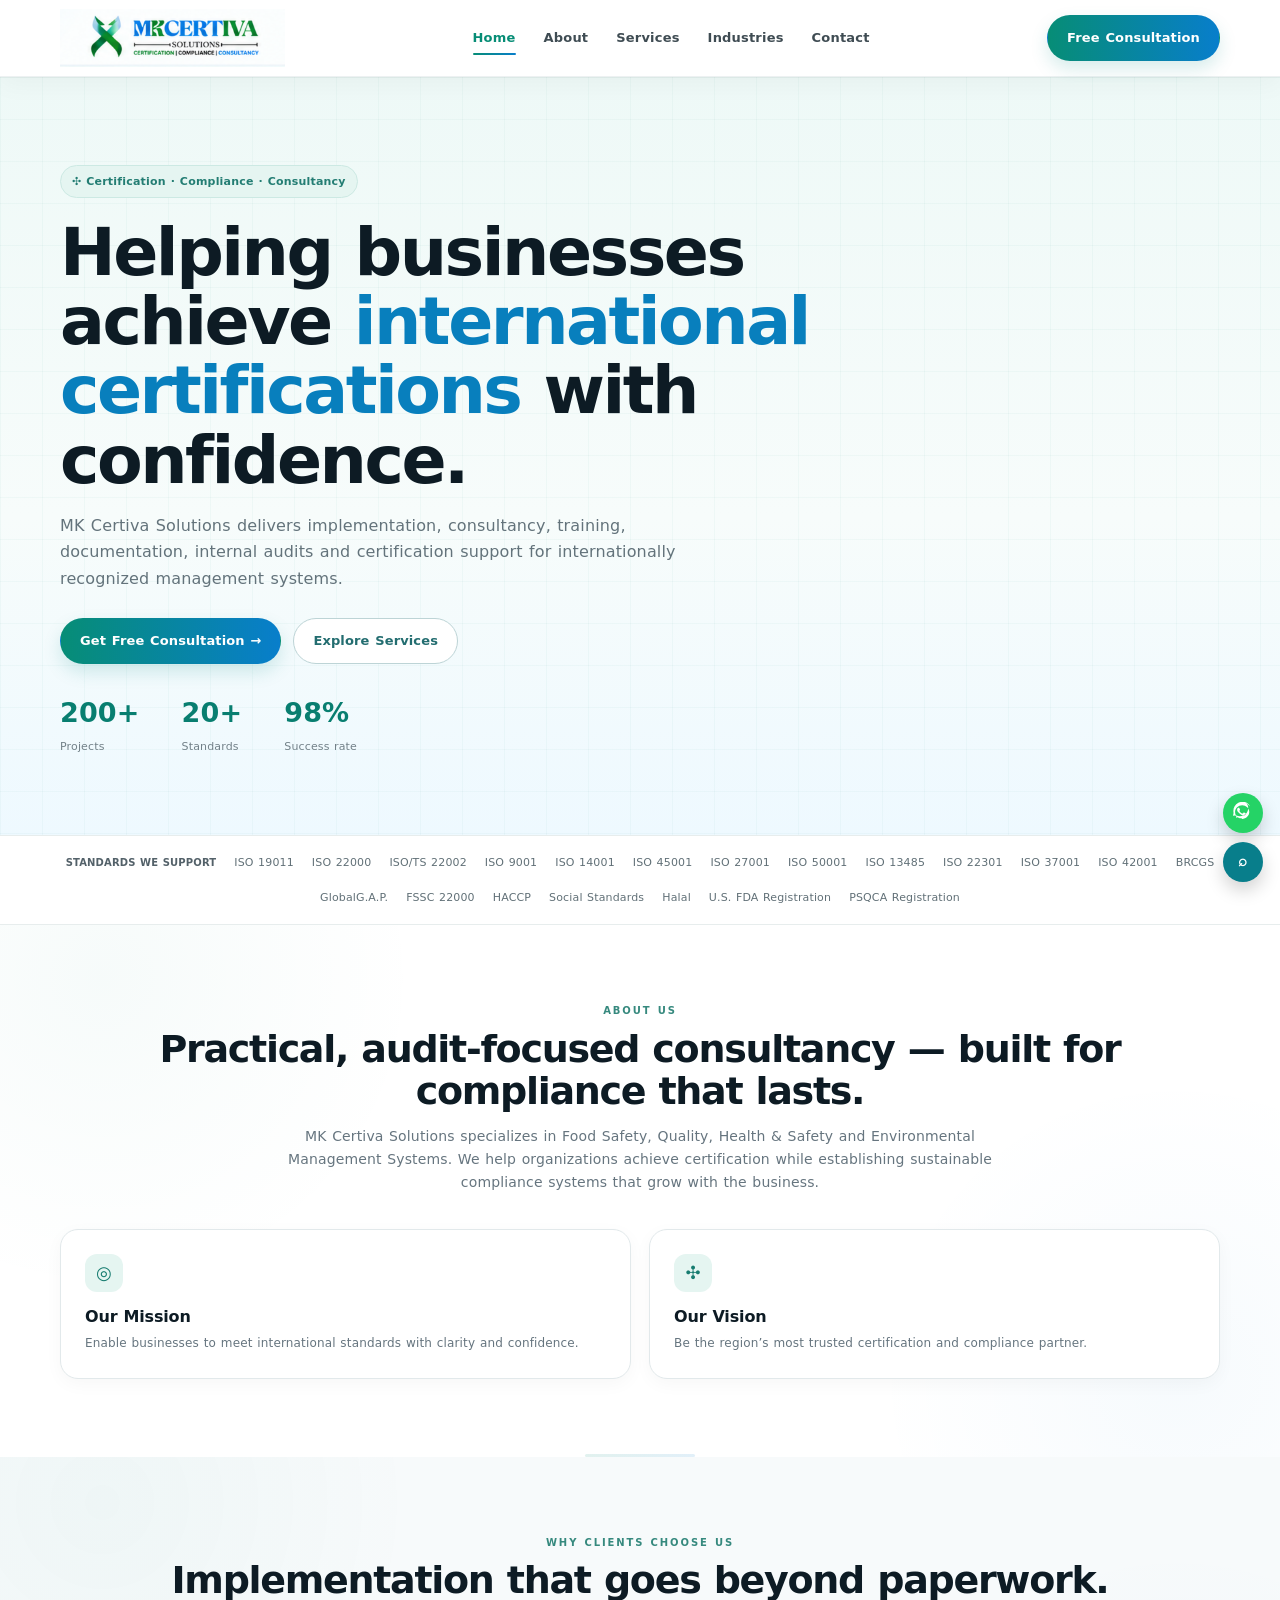
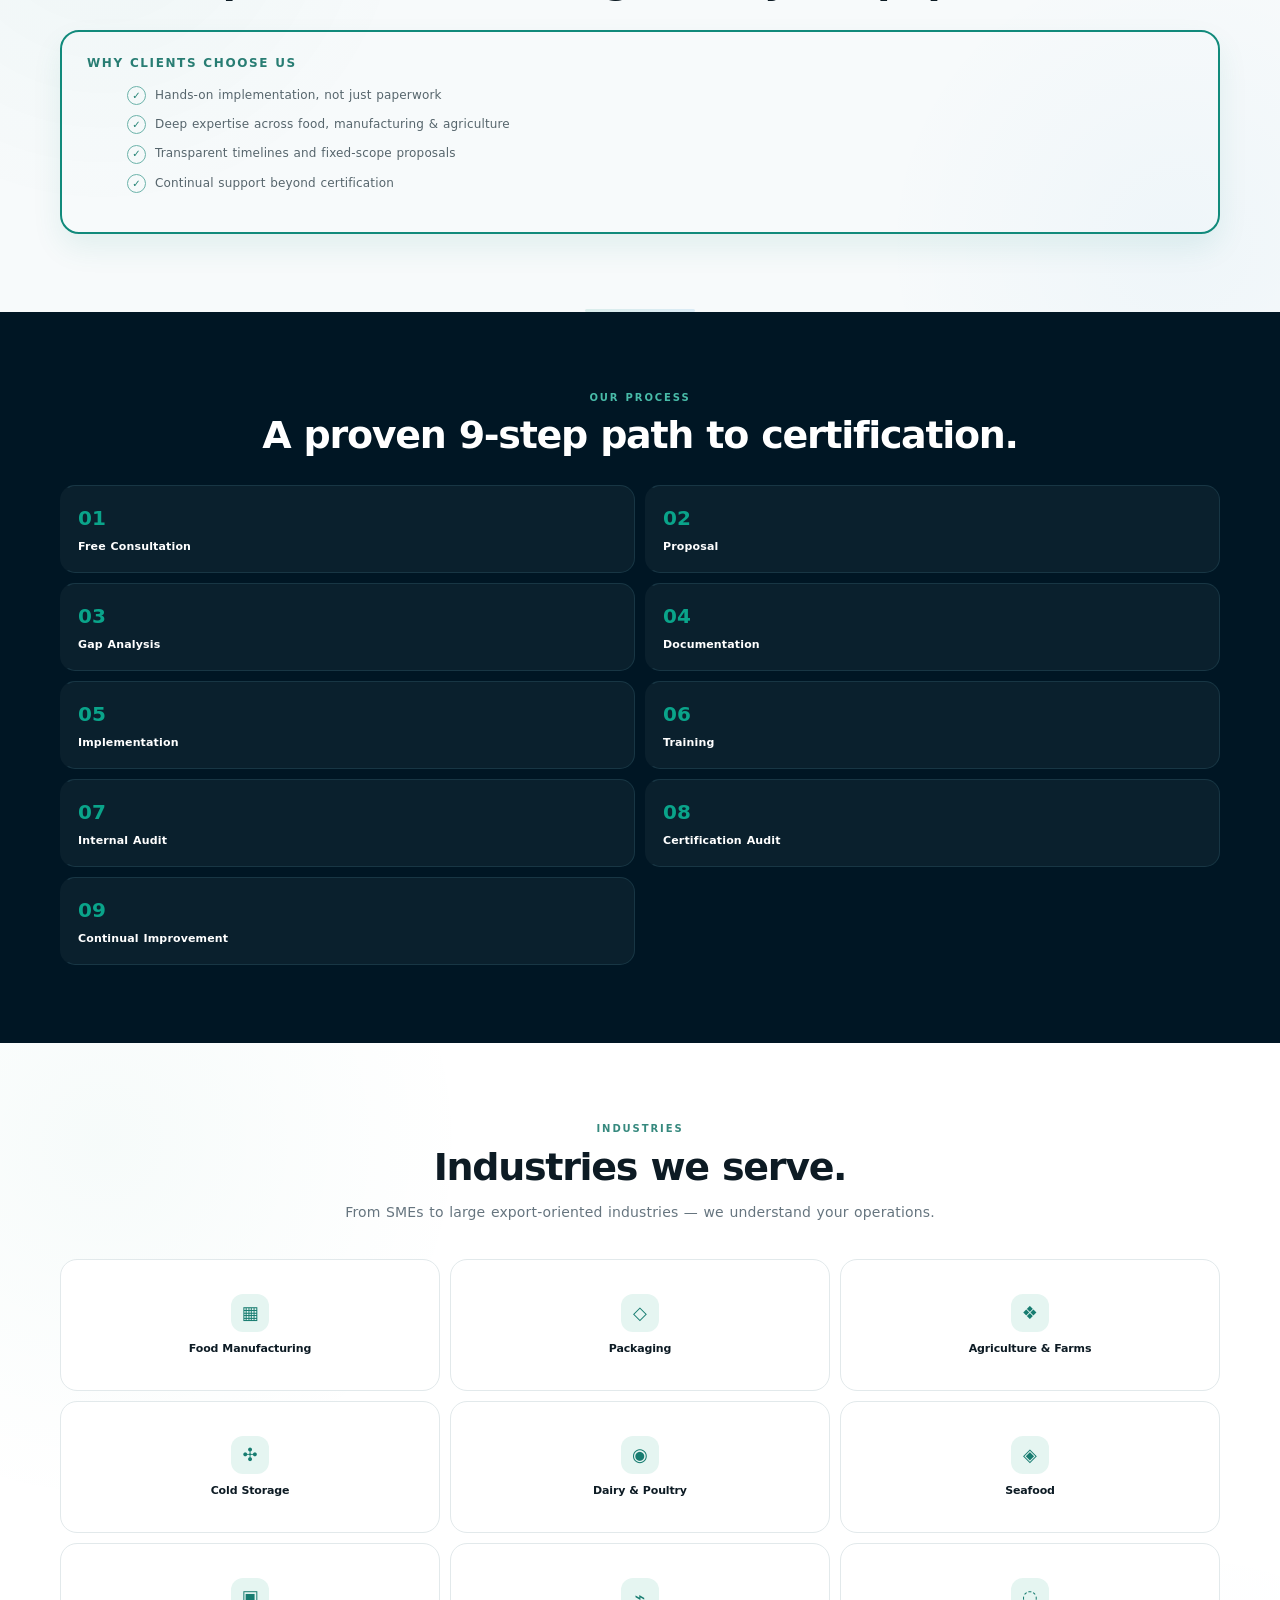
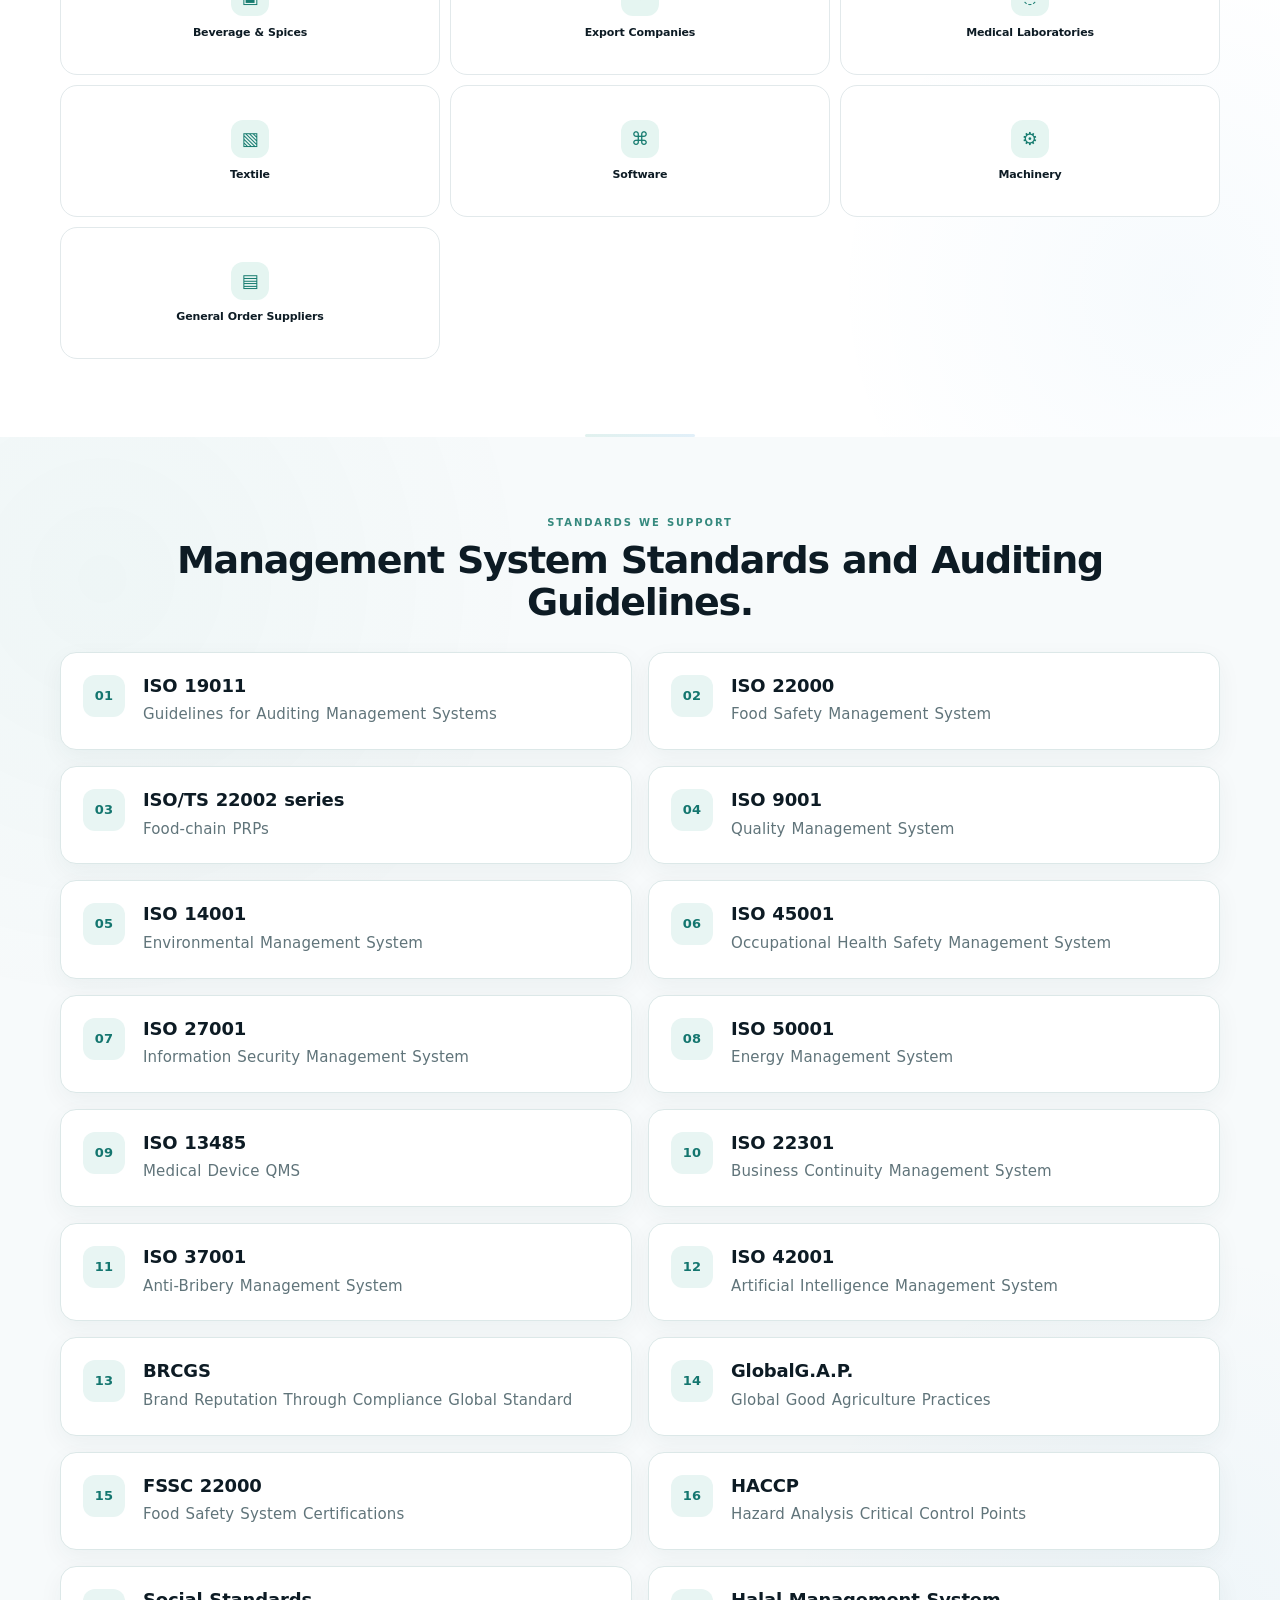
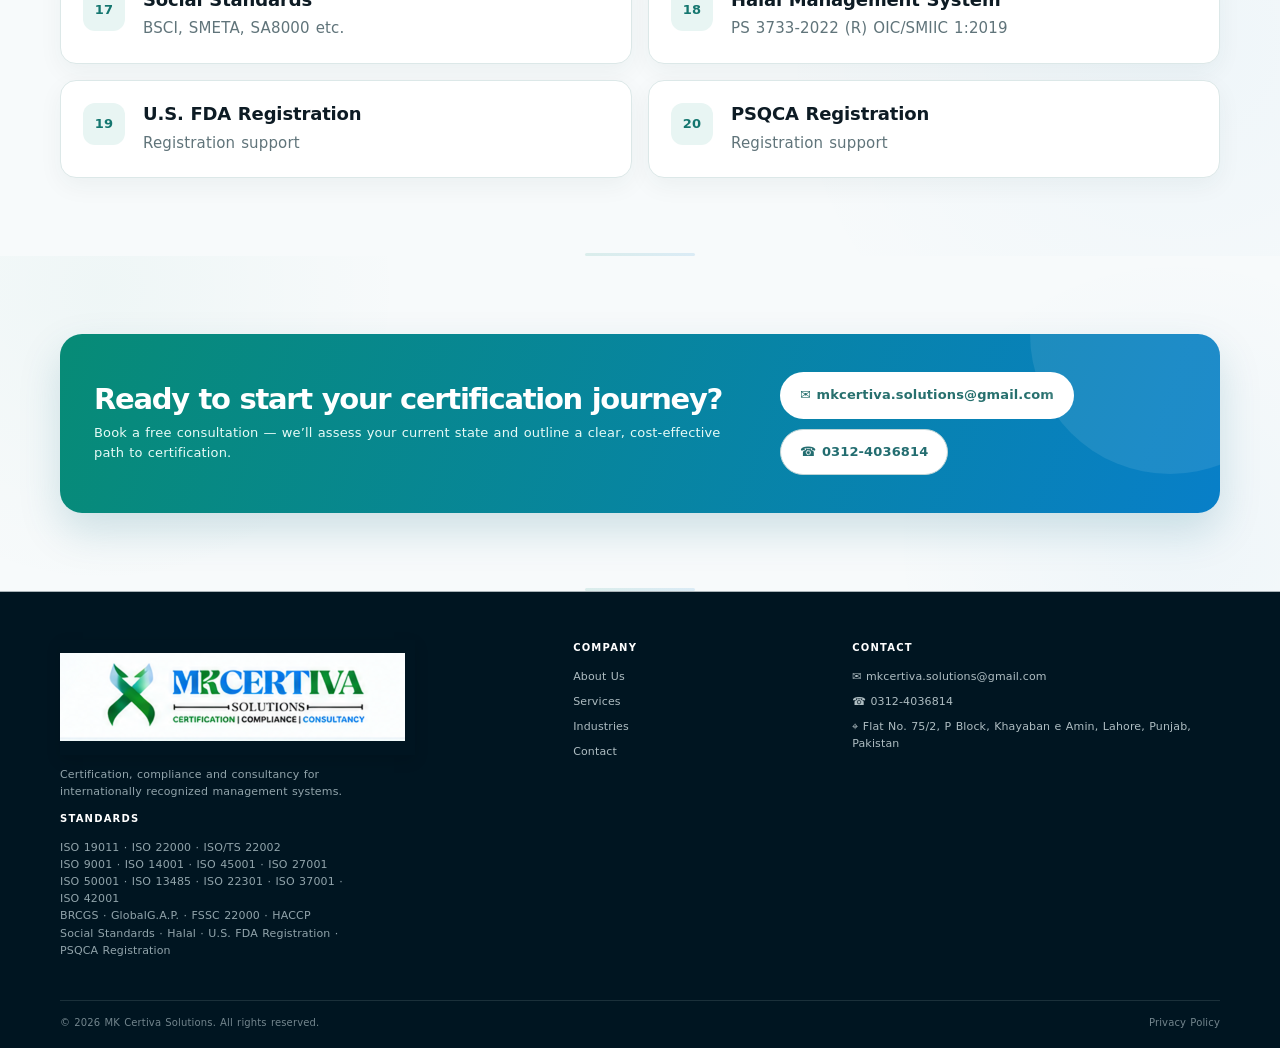
<file: index.html>
<!doctype html>
<html lang="en">
<head>
<meta charset="utf-8">
<meta name="viewport" content="width=device-width, initial-scale=1">
<meta name="description" content="MK Certiva Solutions — certification, compliance and consultancy.">
<title>Home | MK Certiva Solutions</title>
<link rel="stylesheet" href="styles.css">
<link rel="icon" type="image/jpeg" href="assets/favicon.png">
</head>
<body>
<header class="header">
  <div class="container nav">
    <a class="logo" href="index.html"><img src="assets/logo.png" alt="MK Certiva Solutions"></a>
    <nav class="navlinks"><a class="active" href="index.html">Home</a><a class="" href="about.html">About</a><a class="" href="services.html">Services</a><a class="" href="industries.html">Industries</a><a class="" href="contact.html">Contact</a></nav>
    <a class="btn btn-primary" href="contact.html">Free Consultation</a>
    <button class="menu" aria-label="Open navigation" aria-expanded="false" onclick="const n=document.querySelector('.navlinks'); const o=n.classList.toggle('open'); this.setAttribute('aria-expanded',o)">☰</button>
  </div>
</header>

<main>
<section class="hero">
<div class="container hero-grid hero-grid--single">
<div>
<span class="eyebrow">✣ Certification · Compliance · Consultancy</span>
<h1>Helping businesses achieve <span class="accent">international certifications</span> with confidence.</h1>
<p class="lead">MK Certiva Solutions delivers implementation, consultancy, training, documentation, internal audits and certification support for internationally recognized management systems.</p>
<div class="actions"><a class="btn btn-primary" href="contact.html">Get Free Consultation →</a><a class="btn btn-outline" href="services.html">Explore Services</a></div>
<div class="stats"><div class="stat"><strong>200+</strong><span>Projects</span></div><div class="stat"><strong>20+</strong><span>Standards</span></div><div class="stat"><strong>98%</strong><span>Success rate</span></div></div>
</div>
</div>
</section>
<div class="standard-strip"><div class="container standards"><b>STANDARDS WE SUPPORT</b><span>ISO 19011</span><span>ISO 22000</span><span>ISO/TS 22002</span><span>ISO 9001</span><span>ISO 14001</span><span>ISO 45001</span><span>ISO 27001</span><span>ISO 50001</span><span>ISO 13485</span><span>ISO 22301</span><span>ISO 37001</span><span>ISO 42001</span><span>BRCGS</span><span>GlobalG.A.P.</span><span>FSSC 22000</span><span>HACCP</span><span>Social Standards</span><span>Halal</span><span>U.S. FDA Registration</span><span>PSQCA Registration</span></div></div>

<section class="section">
<div class="container">
<div class="kicker">About Us</div><h2>Practical, audit-focused consultancy — built for compliance that lasts.</h2>
<p class="section-intro">MK Certiva Solutions specializes in Food Safety, Quality, Health &amp; Safety and Environmental Management Systems. We help organizations achieve certification while establishing sustainable compliance systems that grow with the business.</p>
<div class="two-col">
<div class="card value-card"><div class="icon">◎</div><h3>Our Mission</h3><p>Enable businesses to meet international standards with clarity and confidence.</p></div>
<div class="card value-card"><div class="icon">✣</div><h3>Our Vision</h3><p>Be the region’s most trusted certification and compliance partner.</p></div>
</div>
</div>
</section>

<section class="section alt">
<div class="container">
<div class="kicker">Why Clients Choose Us</div><h2>Implementation that goes beyond paperwork.</h2>
<div class="checks"><h3>WHY CLIENTS CHOOSE US</h3><ul>
<li>Hands-on implementation, not just paperwork</li>
<li>Deep expertise across food, manufacturing &amp; agriculture</li>
<li>Transparent timelines and fixed-scope proposals</li>
<li>Continual support beyond certification</li>
</ul></div>
</div>
</section>

<section class="section dark">
<div class="container">
<div class="kicker">Our Process</div><h2>A proven 9-step path to certification.</h2>
<div class="process">
<div class="step"><span class="num">01</span><span class="label">Free Consultation</span></div><div class="step"><span class="num">02</span><span class="label">Proposal</span></div>
<div class="step"><span class="num">03</span><span class="label">Gap Analysis</span></div><div class="step"><span class="num">04</span><span class="label">Documentation</span></div>
<div class="step"><span class="num">05</span><span class="label">Implementation</span></div><div class="step"><span class="num">06</span><span class="label">Training</span></div>
<div class="step"><span class="num">07</span><span class="label">Internal Audit</span></div><div class="step"><span class="num">08</span><span class="label">Certification Audit</span></div>
<div class="step"><span class="num">09</span><span class="label">Continual Improvement</span></div>
</div>
</div>
</section>

<section class="section">
<div class="container"><div class="kicker">Industries</div><h2>Industries we serve.</h2><p class="section-intro">From SMEs to large export-oriented industries — we understand your operations.</p>
<div class="industry-grid">
<div class="industry"><div class="icon">▦</div><h3>Food Manufacturing</h3></div>
<div class="industry"><div class="icon">◇</div><h3>Packaging</h3></div>
<div class="industry"><div class="icon">❖</div><h3>Agriculture &amp; Farms</h3></div>
<div class="industry"><div class="icon">✣</div><h3>Cold Storage</h3></div>
<div class="industry"><div class="icon">◉</div><h3>Dairy &amp; Poultry</h3></div>
<div class="industry"><div class="icon">◈</div><h3>Seafood</h3></div>
<div class="industry"><div class="icon">▣</div><h3>Beverage &amp; Spices</h3></div>
<div class="industry"><div class="icon">⌁</div><h3>Export Companies</h3></div>
<div class="industry"><div class="icon">◌</div><h3>Medical Laboratories</h3></div>
<div class="industry"><div class="icon">▧</div><h3>Textile</h3></div>
<div class="industry"><div class="icon">⌘</div><h3>Software</h3></div>
<div class="industry"><div class="icon">⚙</div><h3>Machinery</h3></div>
<div class="industry"><div class="icon">▤</div><h3>General Order Suppliers</h3></div>
</div></div>
</section>


<section class="section standards-section"><div class="container"><div class="kicker">Standards We Support</div><h2>Management System Standards and Auditing Guidelines.</h2><div class="standards-list"><div class="standard-item"><span class="standard-num">01</span><div><h3>ISO 19011</h3><p>Guidelines for Auditing Management Systems</p></div></div><div class="standard-item"><span class="standard-num">02</span><div><h3>ISO 22000</h3><p>Food Safety Management System</p></div></div><div class="standard-item"><span class="standard-num">03</span><div><h3>ISO/TS 22002 series</h3><p>Food-chain PRPs</p></div></div><div class="standard-item"><span class="standard-num">04</span><div><h3>ISO 9001</h3><p>Quality Management System</p></div></div><div class="standard-item"><span class="standard-num">05</span><div><h3>ISO 14001</h3><p>Environmental Management System</p></div></div><div class="standard-item"><span class="standard-num">06</span><div><h3>ISO 45001</h3><p>Occupational Health Safety Management System</p></div></div><div class="standard-item"><span class="standard-num">07</span><div><h3>ISO 27001</h3><p>Information Security Management System</p></div></div><div class="standard-item"><span class="standard-num">08</span><div><h3>ISO 50001</h3><p>Energy Management System</p></div></div><div class="standard-item"><span class="standard-num">09</span><div><h3>ISO 13485</h3><p>Medical Device QMS</p></div></div><div class="standard-item"><span class="standard-num">10</span><div><h3>ISO 22301</h3><p>Business Continuity Management System</p></div></div><div class="standard-item"><span class="standard-num">11</span><div><h3>ISO 37001</h3><p>Anti-Bribery Management System</p></div></div><div class="standard-item"><span class="standard-num">12</span><div><h3>ISO 42001</h3><p>Artificial Intelligence Management System</p></div></div><div class="standard-item"><span class="standard-num">13</span><div><h3>BRCGS</h3><p>Brand Reputation Through Compliance Global Standard</p></div></div><div class="standard-item"><span class="standard-num">14</span><div><h3>GlobalG.A.P.</h3><p>Global Good Agriculture Practices</p></div></div><div class="standard-item"><span class="standard-num">15</span><div><h3>FSSC 22000</h3><p>Food Safety System Certifications</p></div></div><div class="standard-item"><span class="standard-num">16</span><div><h3>HACCP</h3><p>Hazard Analysis Critical Control Points</p></div></div><div class="standard-item"><span class="standard-num">17</span><div><h3>Social Standards</h3><p>BSCI, SMETA, SA8000 etc.</p></div></div><div class="standard-item"><span class="standard-num">18</span><div><h3>Halal Management System</h3><p>PS 3733-2022 (R) OIC/SMIIC 1:2019</p></div></div><div class="standard-item"><span class="standard-num">19</span><div><h3>U.S. FDA Registration</h3><p>Registration support</p></div></div><div class="standard-item"><span class="standard-num">20</span><div><h3>PSQCA Registration</h3><p>Registration support</p></div></div></div></div></section>
<section class="section alt">
<div class="container"><div class="cta"><div><h2>Ready to start your certification journey?</h2><p>Book a free consultation — we’ll assess your current state and outline a clear, cost-effective path to certification.</p></div><div class="cta-actions"><a class="btn btn-light" href="mailto:mkcertiva.solutions@gmail.com">✉ mkcertiva.solutions@gmail.com</a><a class="btn btn-outline" href="tel:+923124036814">☎ 0312-4036814</a></div></div></div>
</section>
</main>

<div class="floating">
  <a class="float-btn wa" href="https://wa.me/923124036814" aria-label="Chat with us on WhatsApp"><img src="assets/whatsapp.svg" alt="WhatsApp"></a>
  <a class="float-btn phone" href="tel:+923124036814" aria-label="Call">⌕</a>
</div>
<footer class="footer">
  <div class="container footer-grid">
    <div>
      <a class="logo" href="index.html"><img src="assets/logo.png" alt="MK Certiva Solutions"></a>
      <p>Certification, compliance and consultancy for internationally recognized management systems.</p>
      <h4>Standards</h4>
      <p>ISO 19011 · ISO 22000 · ISO/TS 22002<br>ISO 9001 · ISO 14001 · ISO 45001 · ISO 27001<br>ISO 50001 · ISO 13485 · ISO 22301 · ISO 37001 · ISO 42001<br>BRCGS · GlobalG.A.P. · FSSC 22000 · HACCP<br>Social Standards · Halal · U.S. FDA Registration · PSQCA Registration</p>
    </div>
    <div>
      <h4>Company</h4>
      <ul><li><a href="about.html">About Us</a></li><li><a href="services.html">Services</a></li><li><a href="industries.html">Industries</a></li><li><a href="contact.html">Contact</a></li></ul>
    </div>
    <div>
      <h4>Contact</h4>
      <ul>
        <li>✉ <a href="mailto:mkcertiva.solutions@gmail.com">mkcertiva.solutions@gmail.com</a></li>
        <li>☎ 0312-4036814</li>
        <li>⌖ Flat No. 75/2, P Block, Khayaban e Amin, Lahore, Punjab, Pakistan</li>
      </ul>
    </div>
  </div>
  <div class="container footer-bottom"><span>© 2026 MK Certiva Solutions. All rights reserved.</span><span>Privacy Policy</span></div>
</footer>
<script>
document.querySelectorAll('.navlinks a').forEach(a=>a.addEventListener('click',()=>document.querySelector('.navlinks').classList.remove('open')));
</script>
</body></html>
</file>
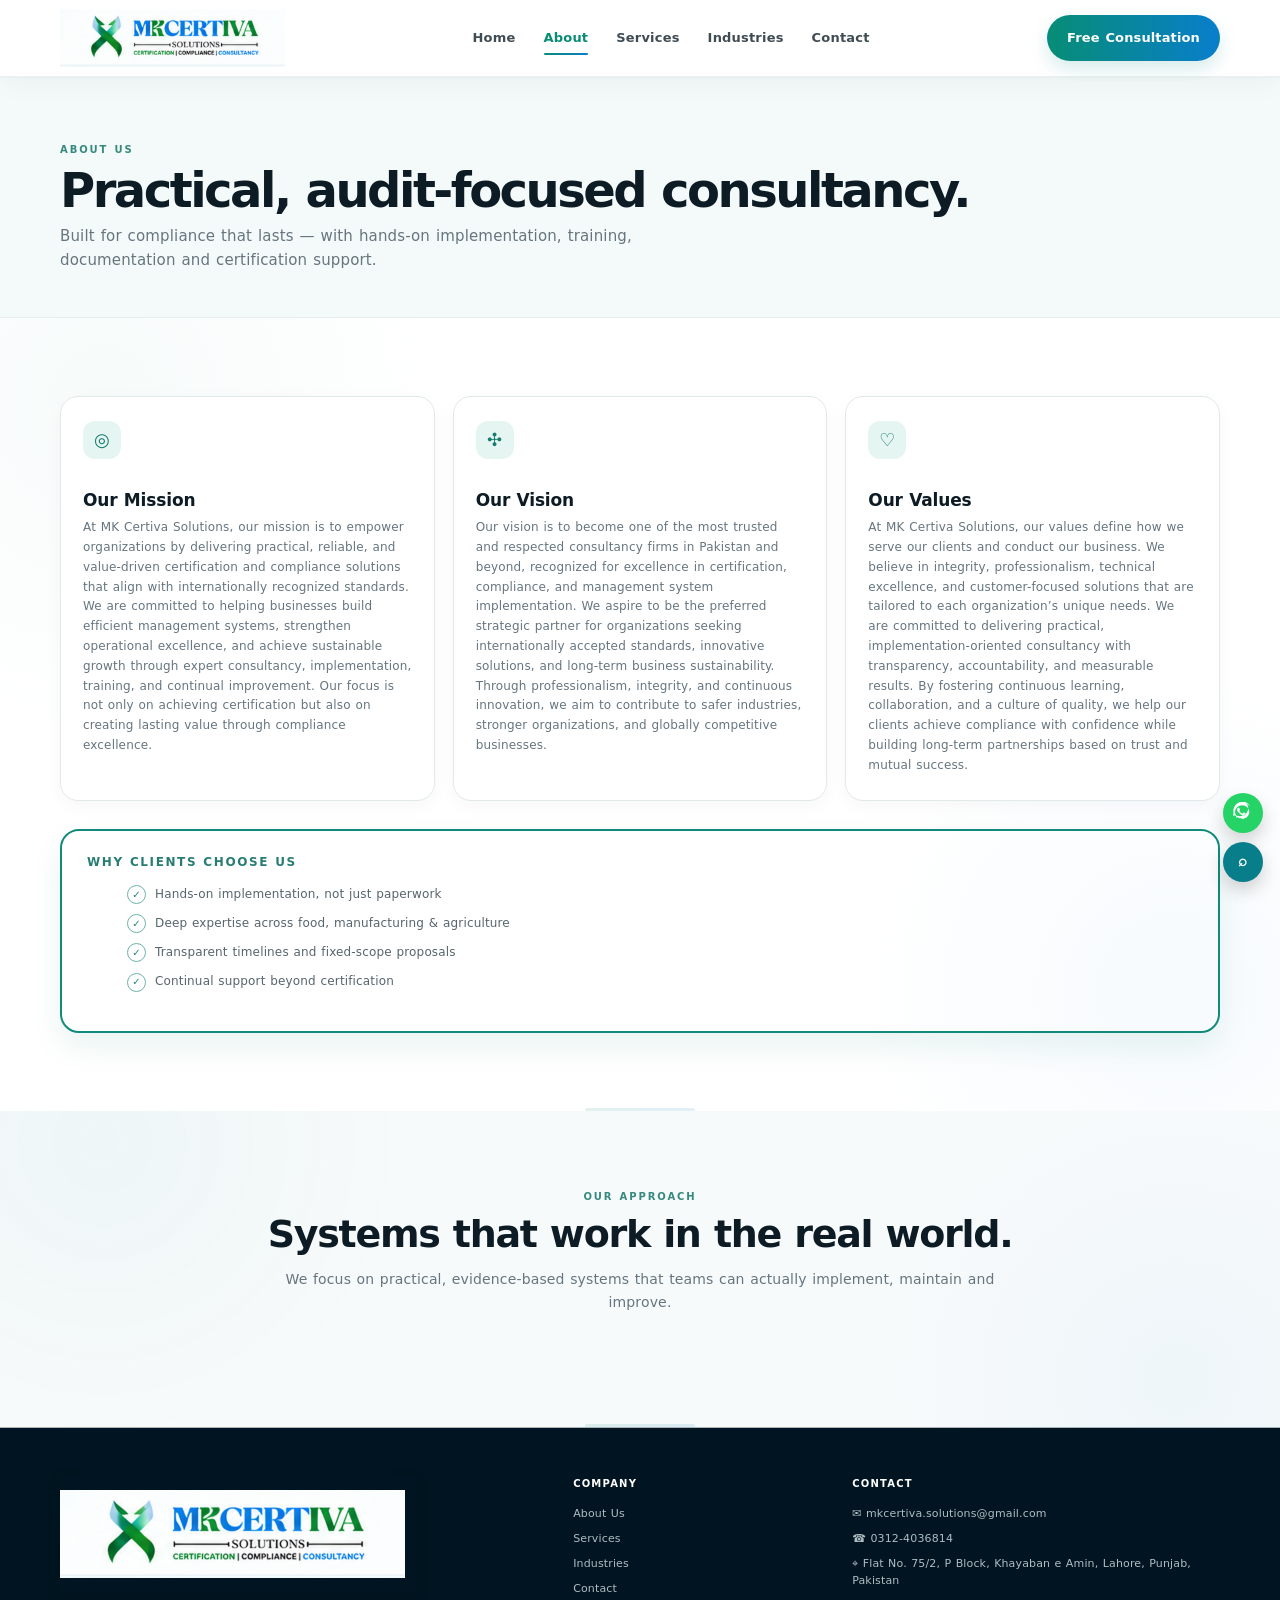
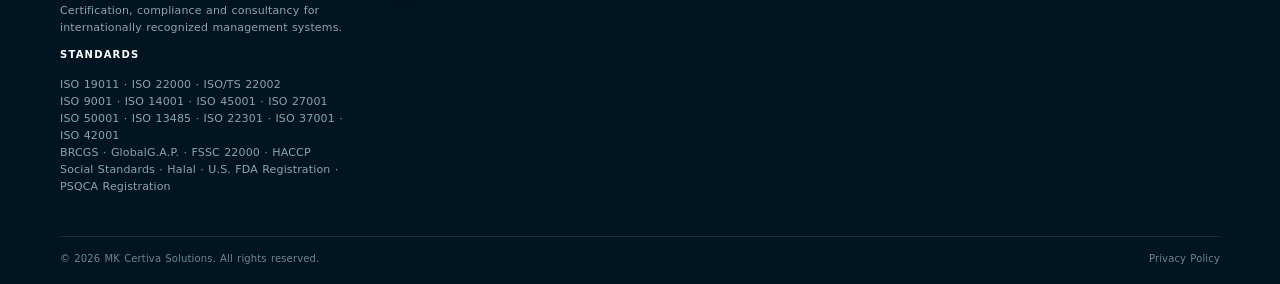
<file: about.html>
<!doctype html>
<html lang="en">
<head>
<meta charset="utf-8">
<meta name="viewport" content="width=device-width, initial-scale=1">
<meta name="description" content="MK Certiva Solutions — certification, compliance and consultancy.">
<title>About | MK Certiva Solutions</title>
<link rel="stylesheet" href="styles.css">
<link rel="icon" type="image/jpeg" href="assets/favicon.png">
</head>
<body>
<header class="header">
  <div class="container nav">
    <a class="logo" href="index.html"><img src="assets/logo.png" alt="MK Certiva Solutions"></a>
    <nav class="navlinks"><a class="" href="index.html">Home</a><a class="active" href="about.html">About</a><a class="" href="services.html">Services</a><a class="" href="industries.html">Industries</a><a class="" href="contact.html">Contact</a></nav>
    <a class="btn btn-primary" href="contact.html">Free Consultation</a>
    <button class="menu" aria-label="Open navigation" aria-expanded="false" onclick="const n=document.querySelector('.navlinks'); const o=n.classList.toggle('open'); this.setAttribute('aria-expanded',o)">☰</button>
  </div>
</header>

<main>
<section class="page-hero"><div class="container"><div class="kicker" style="text-align:left">About Us</div><h1>Practical, audit-focused consultancy.</h1><p>Built for compliance that lasts — with hands-on implementation, training, documentation and certification support.</p></div></section>
<section class="section"><div class="container">
<div class="mvv-grid">
<div class="card mvv-card"><div class="icon">◎</div><h3>Our Mission</h3><p>At MK Certiva Solutions, our mission is to empower organizations by delivering practical, reliable, and value-driven certification and compliance solutions that align with internationally recognized standards. We are committed to helping businesses build efficient management systems, strengthen operational excellence, and achieve sustainable growth through expert consultancy, implementation, training, and continual improvement. Our focus is not only on achieving certification but also on creating lasting value through compliance excellence.</p></div>
<div class="card mvv-card"><div class="icon">✣</div><h3>Our Vision</h3><p>Our vision is to become one of the most trusted and respected consultancy firms in Pakistan and beyond, recognized for excellence in certification, compliance, and management system implementation. We aspire to be the preferred strategic partner for organizations seeking internationally accepted standards, innovative solutions, and long-term business sustainability. Through professionalism, integrity, and continuous innovation, we aim to contribute to safer industries, stronger organizations, and globally competitive businesses.</p></div>
<div class="card mvv-card"><div class="icon">♡</div><h3>Our Values</h3><p>At MK Certiva Solutions, our values define how we serve our clients and conduct our business. We believe in integrity, professionalism, technical excellence, and customer-focused solutions that are tailored to each organization’s unique needs. We are committed to delivering practical, implementation-oriented consultancy with transparency, accountability, and measurable results. By fostering continuous learning, collaboration, and a culture of quality, we help our clients achieve compliance with confidence while building long-term partnerships based on trust and mutual success.</p></div>
</div>
<div class="checks"><h3>WHY CLIENTS CHOOSE US</h3><ul><li>Hands-on implementation, not just paperwork</li><li>Deep expertise across food, manufacturing &amp; agriculture</li><li>Transparent timelines and fixed-scope proposals</li><li>Continual support beyond certification</li></ul></div>
</div></section>
<section class="section alt"><div class="container"><div class="kicker">Our Approach</div><h2>Systems that work in the real world.</h2><p class="section-intro">We focus on practical, evidence-based systems that teams can actually implement, maintain and improve.</p></div></section>
</main>

<div class="floating">
  <a class="float-btn wa" href="https://wa.me/923124036814" aria-label="Chat with us on WhatsApp"><img src="assets/whatsapp.svg" alt="WhatsApp"></a>
  <a class="float-btn phone" href="tel:+923124036814" aria-label="Call">⌕</a>
</div>
<footer class="footer">
  <div class="container footer-grid">
    <div>
      <a class="logo" href="index.html"><img src="assets/logo.png" alt="MK Certiva Solutions"></a>
      <p>Certification, compliance and consultancy for internationally recognized management systems.</p>
      <h4>Standards</h4>
      <p>ISO 19011 · ISO 22000 · ISO/TS 22002<br>ISO 9001 · ISO 14001 · ISO 45001 · ISO 27001<br>ISO 50001 · ISO 13485 · ISO 22301 · ISO 37001 · ISO 42001<br>BRCGS · GlobalG.A.P. · FSSC 22000 · HACCP<br>Social Standards · Halal · U.S. FDA Registration · PSQCA Registration</p>
    </div>
    <div>
      <h4>Company</h4>
      <ul><li><a href="about.html">About Us</a></li><li><a href="services.html">Services</a></li><li><a href="industries.html">Industries</a></li><li><a href="contact.html">Contact</a></li></ul>
    </div>
    <div>
      <h4>Contact</h4>
      <ul>
        <li>✉ <a href="mailto:mkcertiva.solutions@gmail.com">mkcertiva.solutions@gmail.com</a></li>
        <li>☎ 0312-4036814</li>
        <li>⌖ Flat No. 75/2, P Block, Khayaban e Amin, Lahore, Punjab, Pakistan</li>
      </ul>
    </div>
  </div>
  <div class="container footer-bottom"><span>© 2026 MK Certiva Solutions. All rights reserved.</span><span>Privacy Policy</span></div>
</footer>
<script>
document.querySelectorAll('.navlinks a').forEach(a=>a.addEventListener('click',()=>document.querySelector('.navlinks').classList.remove('open')));
</script>
</body></html>
</file>
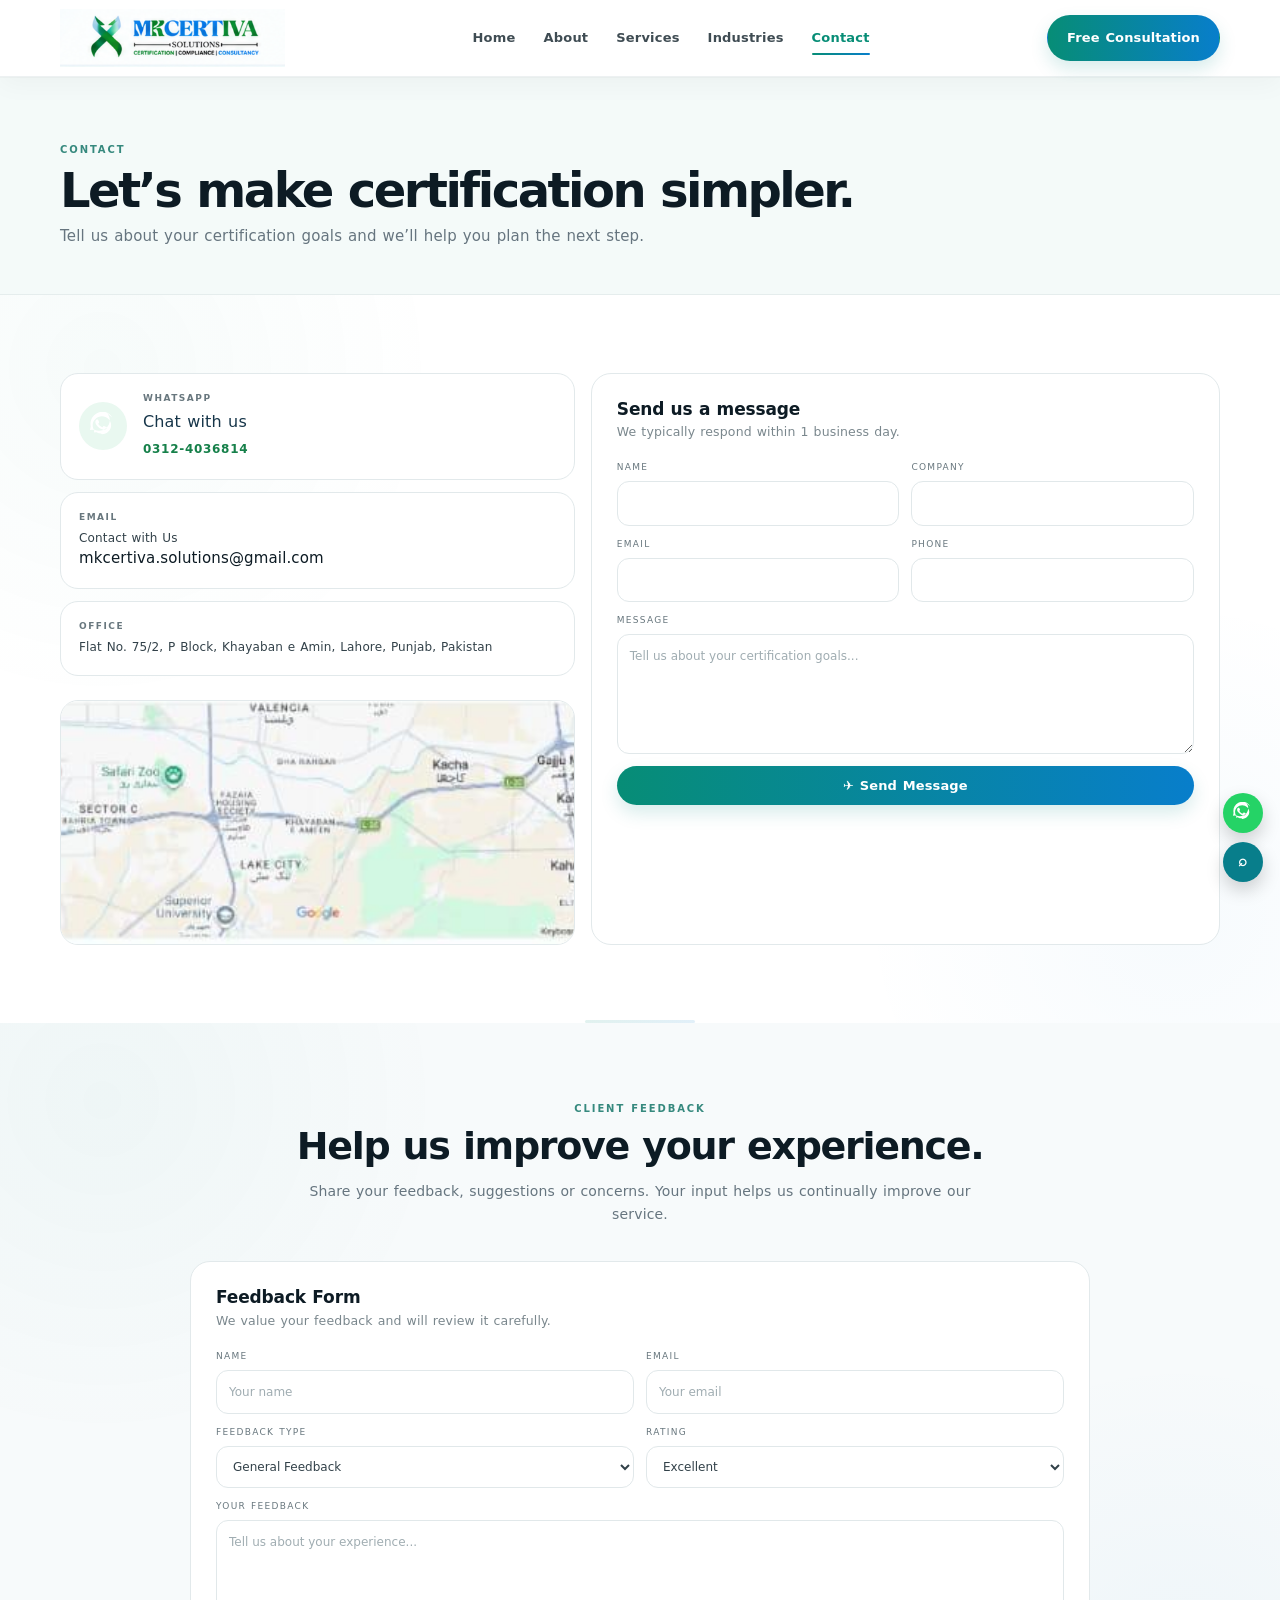
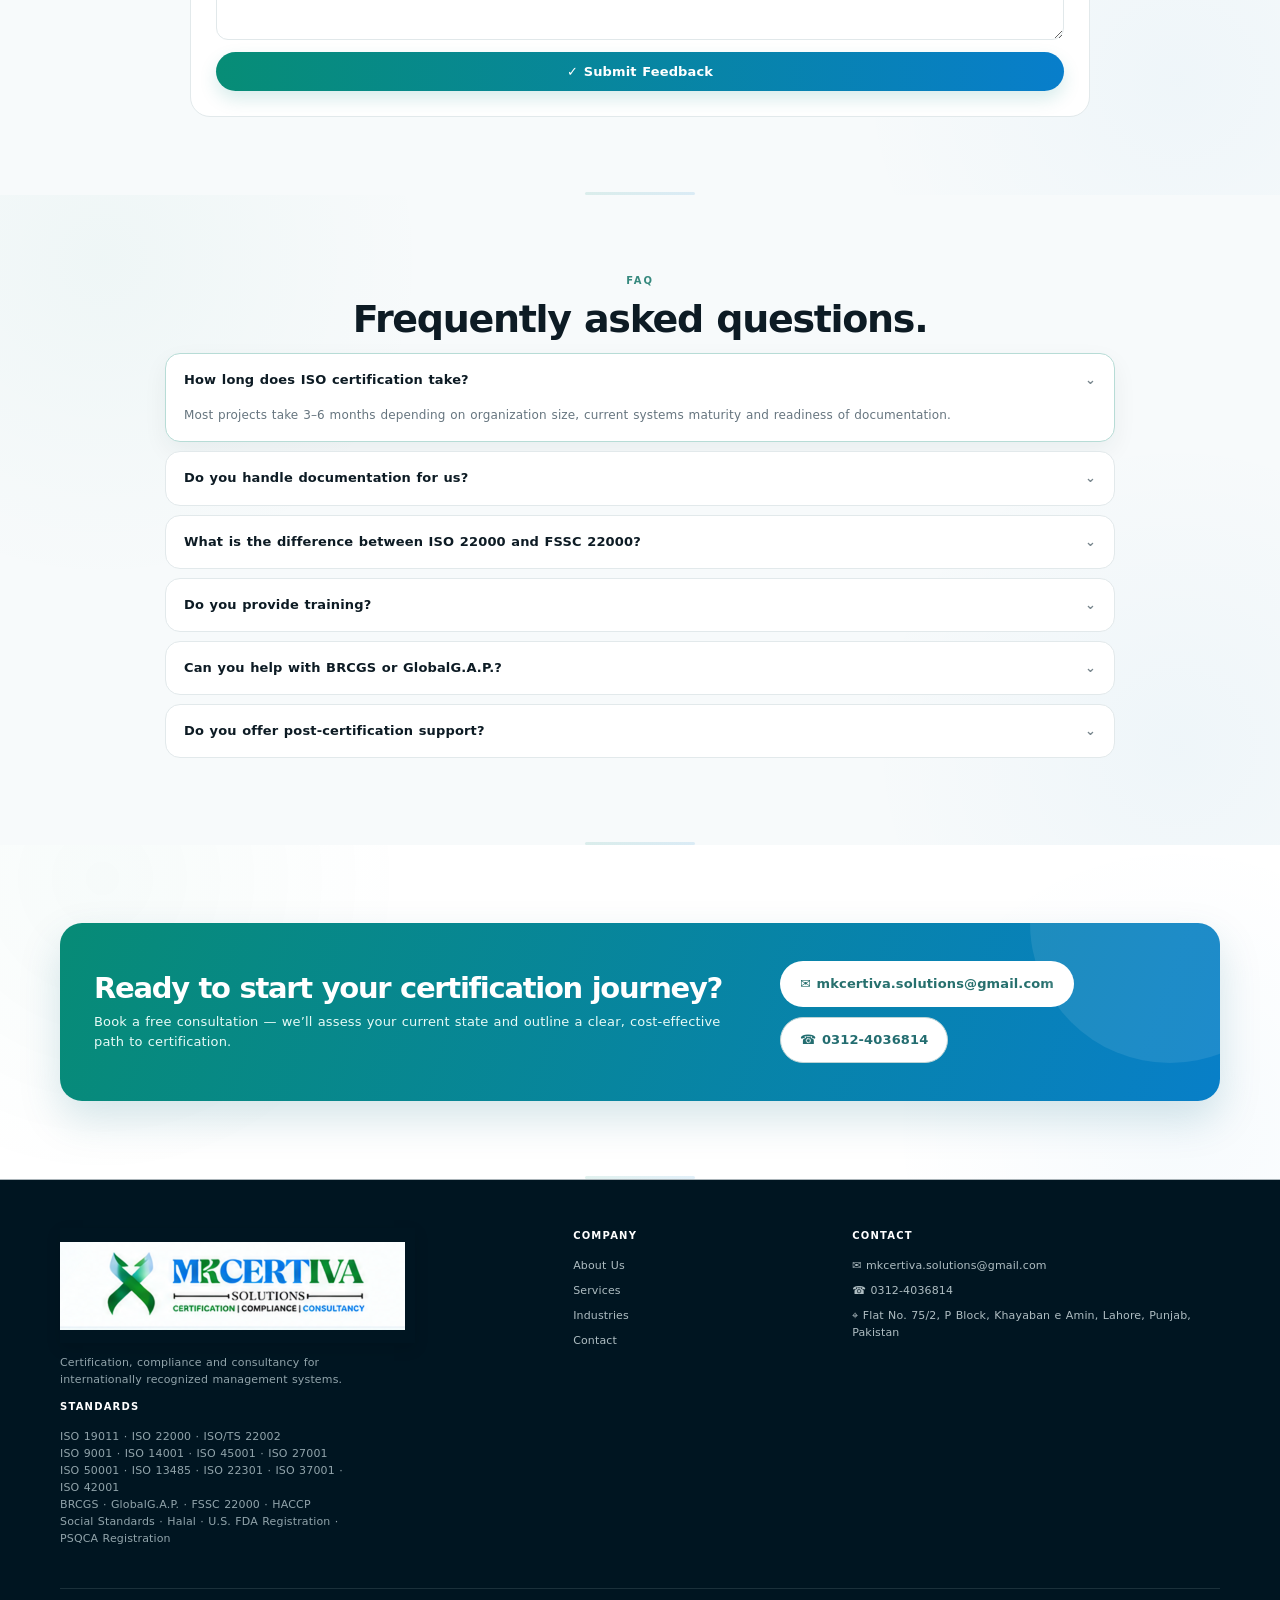
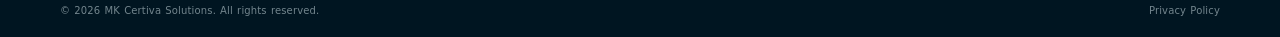
<file: contact.html>
<!doctype html>
<html lang="en">
<head>
<meta charset="utf-8">
<meta name="viewport" content="width=device-width, initial-scale=1">
<meta name="description" content="MK Certiva Solutions — certification, compliance and consultancy.">
<title>Contact | MK Certiva Solutions</title>
<link rel="stylesheet" href="styles.css">
<link rel="icon" type="image/jpeg" href="assets/favicon.png">
</head>
<body>
<header class="header">
  <div class="container nav">
    <a class="logo" href="index.html"><img src="assets/logo.png" alt="MK Certiva Solutions"></a>
    <nav class="navlinks"><a class="" href="index.html">Home</a><a class="" href="about.html">About</a><a class="" href="services.html">Services</a><a class="" href="industries.html">Industries</a><a class="active" href="contact.html">Contact</a></nav>
    <a class="btn btn-primary" href="contact.html">Free Consultation</a>
    <button class="menu" aria-label="Open navigation" aria-expanded="false" onclick="const n=document.querySelector('.navlinks'); const o=n.classList.toggle('open'); this.setAttribute('aria-expanded',o)">☰</button>
  </div>
</header>

<main>
<section class="page-hero"><div class="container"><div class="kicker" style="text-align:left">Contact</div><h1>Let’s make certification simpler.</h1><p>Tell us about your certification goals and we’ll help you plan the next step.</p></div></section>
<section class="section"><div class="container">
<div class="contact-grid">
<div class="contact-stack">
<a class="contact-item whatsapp-contact" href="https://wa.me/923124036814" aria-label="Chat with us on WhatsApp">
  <div class="whatsapp-contact-icon"><img src="assets/whatsapp.svg" alt="WhatsApp"></div>
  <div class="whatsapp-contact-copy"><div class="label">WhatsApp</div><p>Chat with us</p><span>0312-4036814</span></div>
</a>
<a class="contact-item" href="mailto:mkcertiva.solutions@gmail.com"><div class="label">Email</div><p>Contact with Us</p><span>mkcertiva.solutions@gmail.com</span></a>
<div class="contact-item"><div class="label">Office</div><p>Flat No. 75/2, P Block, Khayaban e Amin, Lahore, Punjab, Pakistan</p></div>
<div class="map"><img src="assets/map.png" alt="Lahore map"></div>
</div>
<form class="form" onsubmit="event.preventDefault(); alert('Thank you. Your message is ready to be sent.');">
<h3>Send us a message</h3><small>We typically respond within 1 business day.</small>
<div class="form-grid">
<div class="field"><label>Name</label><input required></div>
<div class="field"><label>Company</label><input></div>
<div class="field"><label>Email</label><input type="email" required></div>
<div class="field"><label>Phone</label><input></div>
<div class="field full"><label>Message</label><textarea placeholder="Tell us about your certification goals..." required></textarea></div>
<div class="field full"><button class="btn btn-primary" type="submit">✈ Send Message</button></div>
</div></form>
</div></div></section>
<section class="section feedback-section" id="feedback"><div class="container"><div class="kicker">Client Feedback</div><h2>Help us improve your experience.</h2><p class="section-intro">Share your feedback, suggestions or concerns. Your input helps us continually improve our service.</p><div class="form feedback-form"><h3>Feedback Form</h3><small>We value your feedback and will review it carefully.</small><div class="form-grid">
<div class="field"><label>Name</label><input type="text" placeholder="Your name"></div>
<div class="field"><label>Email</label><input type="email" placeholder="Your email"></div>
<div class="field"><label>Feedback Type</label><select><option>General Feedback</option><option>Service Quality</option><option>Consultancy Support</option><option>Training</option><option>Complaint / Concern</option><option>Suggestion</option></select></div>
<div class="field"><label>Rating</label><select><option>Excellent</option><option>Very Good</option><option>Good</option><option>Needs Improvement</option></select></div>
<div class="field full"><label>Your Feedback</label><textarea placeholder="Tell us about your experience..."></textarea></div>
<div class="field full"><button class="btn btn-primary" type="button" onclick="alert('Thank you for your feedback. Your response has been received.');">✓ Submit Feedback</button></div>
</div></div></div></section>
<section class="section alt"><div class="container"><div class="faq"><div class="kicker">FAQ</div><h2>Frequently asked questions.</h2>
<details open><summary>How long does ISO certification take?</summary><p>Most projects take 3–6 months depending on organization size, current systems maturity and readiness of documentation.</p></details>
<details><summary>Do you handle documentation for us?</summary><p>Yes. We support manuals, SOPs, procedures, HACCP plans, risk assessments and related documentation.</p></details>
<details><summary>What is the difference between ISO 22000 and FSSC 22000?</summary><p>We help assess your organization and explain the applicable requirements, scope and implementation path for each scheme.</p></details>
<details><summary>Do you provide training?</summary><p>Yes. Training includes food safety, ISO standards, internal auditor, HACCP, GMP/GHP, BRCGS and leadership topics.</p></details>
<details><summary>Can you help with BRCGS or GlobalG.A.P.?</summary><p>Yes. We provide consultancy, documentation, implementation and audit-readiness support for these standards.</p></details>
<details><summary>Do you offer post-certification support?</summary><p>Yes. We provide continual improvement, compliance and audit-readiness support beyond certification.</p></details>
</div></div></section>
<section class="section"><div class="container"><div class="cta"><div><h2>Ready to start your certification journey?</h2><p>Book a free consultation — we’ll assess your current state and outline a clear, cost-effective path to certification.</p></div><div class="cta-actions"><a class="btn btn-light" href="mailto:mkcertiva.solutions@gmail.com">✉ mkcertiva.solutions@gmail.com</a><a class="btn btn-outline" href="tel:+923124036814">☎ 0312-4036814</a></div></div></div></section>
</main>

<div class="floating">
  <a class="float-btn wa" href="https://wa.me/923124036814" aria-label="Chat with us on WhatsApp"><img src="assets/whatsapp.svg" alt="WhatsApp"></a>
  <a class="float-btn phone" href="tel:+923124036814" aria-label="Call">⌕</a>
</div>
<footer class="footer">
  <div class="container footer-grid">
    <div>
      <a class="logo" href="index.html"><img src="assets/logo.png" alt="MK Certiva Solutions"></a>
      <p>Certification, compliance and consultancy for internationally recognized management systems.</p>
      <h4>Standards</h4>
      <p>ISO 19011 · ISO 22000 · ISO/TS 22002<br>ISO 9001 · ISO 14001 · ISO 45001 · ISO 27001<br>ISO 50001 · ISO 13485 · ISO 22301 · ISO 37001 · ISO 42001<br>BRCGS · GlobalG.A.P. · FSSC 22000 · HACCP<br>Social Standards · Halal · U.S. FDA Registration · PSQCA Registration</p>
    </div>
    <div>
      <h4>Company</h4>
      <ul><li><a href="about.html">About Us</a></li><li><a href="services.html">Services</a></li><li><a href="industries.html">Industries</a></li><li><a href="contact.html">Contact</a></li></ul>
    </div>
    <div>
      <h4>Contact</h4>
      <ul>
        <li>✉ <a href="mailto:mkcertiva.solutions@gmail.com">mkcertiva.solutions@gmail.com</a></li>
        <li>☎ 0312-4036814</li>
        <li>⌖ Flat No. 75/2, P Block, Khayaban e Amin, Lahore, Punjab, Pakistan</li>
      </ul>
    </div>
  </div>
  <div class="container footer-bottom"><span>© 2026 MK Certiva Solutions. All rights reserved.</span><span>Privacy Policy</span></div>
</footer>
<script>
document.querySelectorAll('.navlinks a').forEach(a=>a.addEventListener('click',()=>document.querySelector('.navlinks').classList.remove('open')));
</script>
</body></html>
</file>
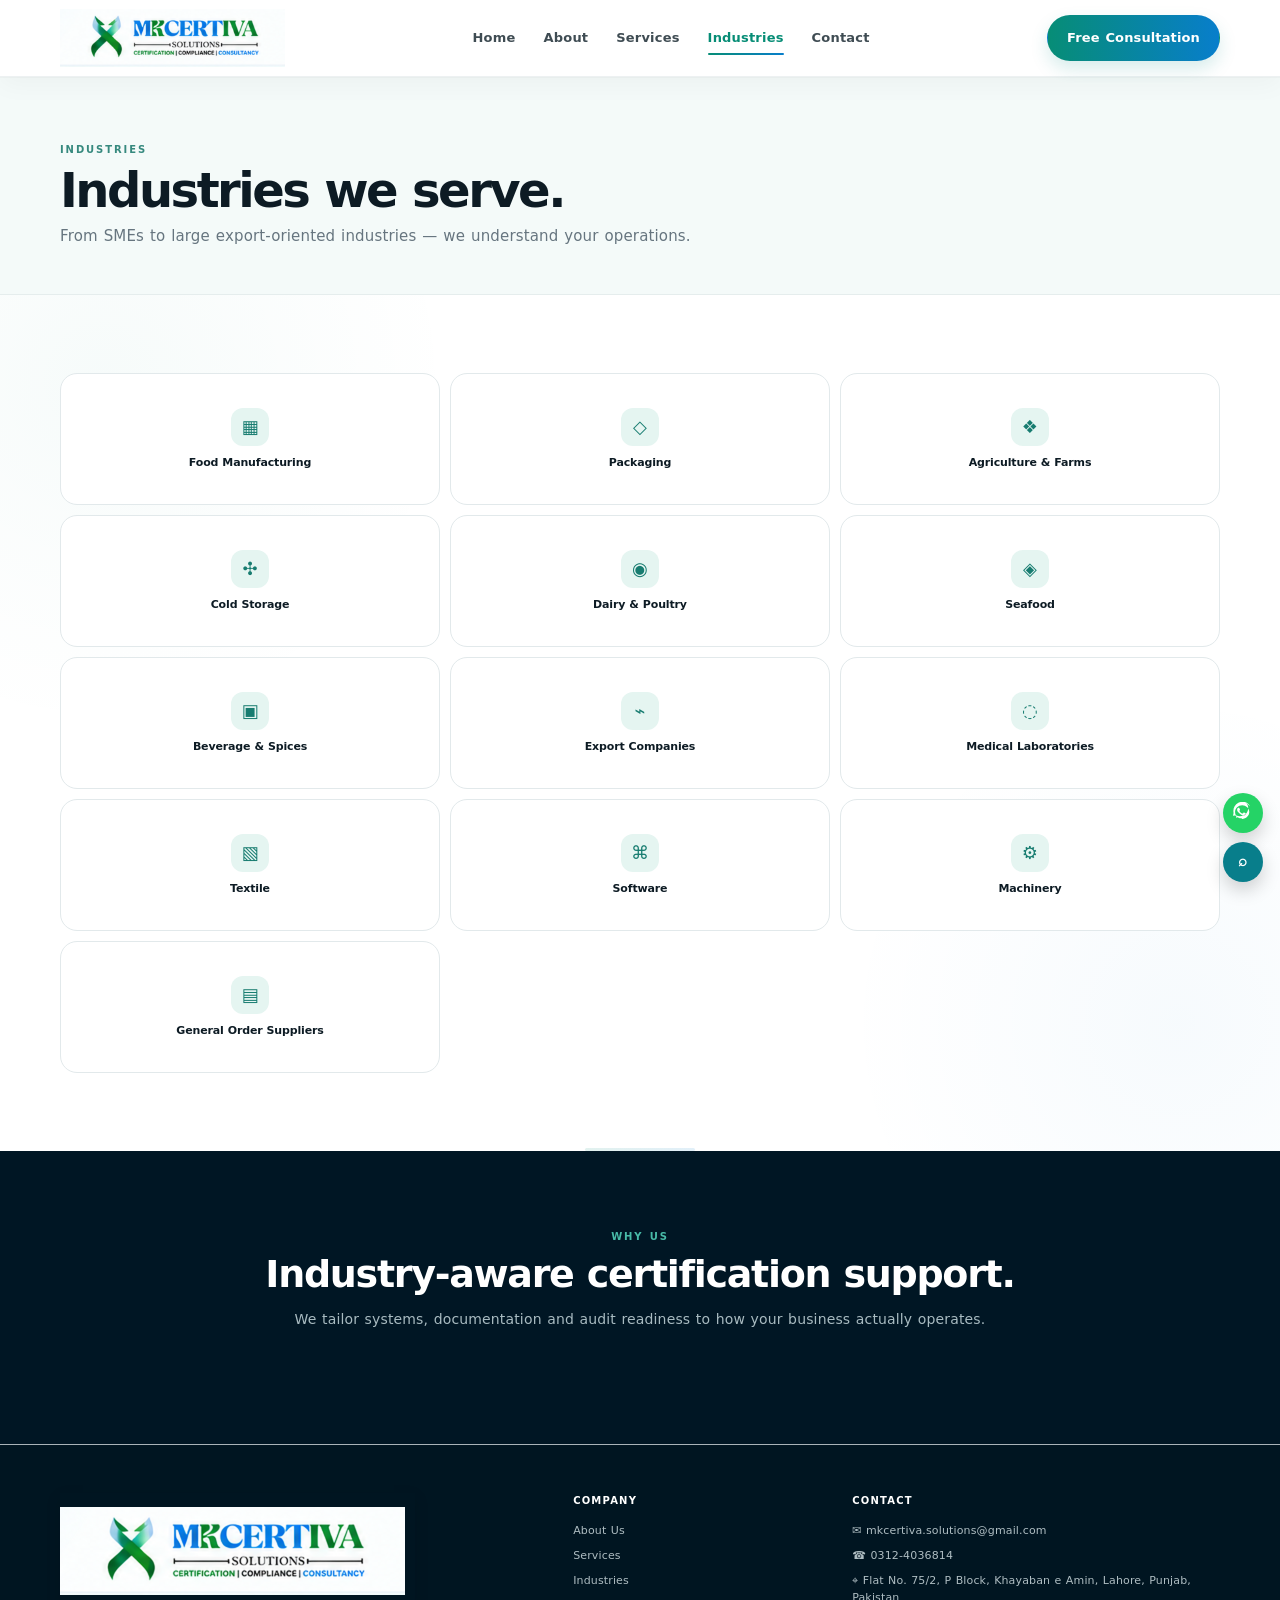
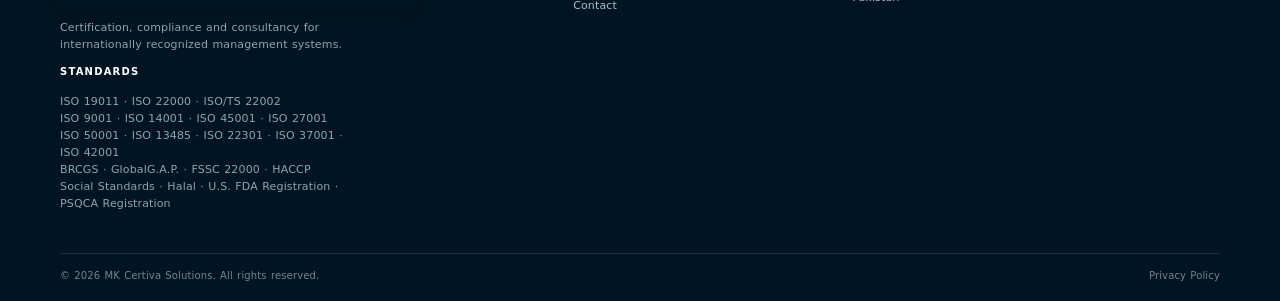
<file: industries.html>
<!doctype html>
<html lang="en">
<head>
<meta charset="utf-8">
<meta name="viewport" content="width=device-width, initial-scale=1">
<meta name="description" content="MK Certiva Solutions — certification, compliance and consultancy.">
<title>Industries | MK Certiva Solutions</title>
<link rel="stylesheet" href="styles.css">
<link rel="icon" type="image/jpeg" href="assets/favicon.png">
</head>
<body>
<header class="header">
  <div class="container nav">
    <a class="logo" href="index.html"><img src="assets/logo.png" alt="MK Certiva Solutions"></a>
    <nav class="navlinks"><a class="" href="index.html">Home</a><a class="" href="about.html">About</a><a class="" href="services.html">Services</a><a class="active" href="industries.html">Industries</a><a class="" href="contact.html">Contact</a></nav>
    <a class="btn btn-primary" href="contact.html">Free Consultation</a>
    <button class="menu" aria-label="Open navigation" aria-expanded="false" onclick="const n=document.querySelector('.navlinks'); const o=n.classList.toggle('open'); this.setAttribute('aria-expanded',o)">☰</button>
  </div>
</header>

<main>
<section class="page-hero"><div class="container"><div class="kicker" style="text-align:left">Industries</div><h1>Industries we serve.</h1><p>From SMEs to large export-oriented industries — we understand your operations.</p></div></section>
<section class="section"><div class="container"><div class="industry-grid">
<div class="industry"><div class="icon">▦</div><h3>Food Manufacturing</h3></div>
<div class="industry"><div class="icon">◇</div><h3>Packaging</h3></div>
<div class="industry"><div class="icon">❖</div><h3>Agriculture &amp; Farms</h3></div>
<div class="industry"><div class="icon">✣</div><h3>Cold Storage</h3></div>
<div class="industry"><div class="icon">◉</div><h3>Dairy &amp; Poultry</h3></div>
<div class="industry"><div class="icon">◈</div><h3>Seafood</h3></div>
<div class="industry"><div class="icon">▣</div><h3>Beverage &amp; Spices</h3></div>
<div class="industry"><div class="icon">⌁</div><h3>Export Companies</h3></div>
<div class="industry"><div class="icon">◌</div><h3>Medical Laboratories</h3></div>
<div class="industry"><div class="icon">▧</div><h3>Textile</h3></div>
<div class="industry"><div class="icon">⌘</div><h3>Software</h3></div>
<div class="industry"><div class="icon">⚙</div><h3>Machinery</h3></div>
<div class="industry"><div class="icon">▤</div><h3>General Order Suppliers</h3></div>
</div></div></section>
<section class="section dark"><div class="container"><div class="kicker">Why Us</div><h2>Industry-aware certification support.</h2><p class="section-intro" style="color:#a8bbc1">We tailor systems, documentation and audit readiness to how your business actually operates.</p></div></section>
</main>

<div class="floating">
  <a class="float-btn wa" href="https://wa.me/923124036814" aria-label="Chat with us on WhatsApp"><img src="assets/whatsapp.svg" alt="WhatsApp"></a>
  <a class="float-btn phone" href="tel:+923124036814" aria-label="Call">⌕</a>
</div>
<footer class="footer">
  <div class="container footer-grid">
    <div>
      <a class="logo" href="index.html"><img src="assets/logo.png" alt="MK Certiva Solutions"></a>
      <p>Certification, compliance and consultancy for internationally recognized management systems.</p>
      <h4>Standards</h4>
      <p>ISO 19011 · ISO 22000 · ISO/TS 22002<br>ISO 9001 · ISO 14001 · ISO 45001 · ISO 27001<br>ISO 50001 · ISO 13485 · ISO 22301 · ISO 37001 · ISO 42001<br>BRCGS · GlobalG.A.P. · FSSC 22000 · HACCP<br>Social Standards · Halal · U.S. FDA Registration · PSQCA Registration</p>
    </div>
    <div>
      <h4>Company</h4>
      <ul><li><a href="about.html">About Us</a></li><li><a href="services.html">Services</a></li><li><a href="industries.html">Industries</a></li><li><a href="contact.html">Contact</a></li></ul>
    </div>
    <div>
      <h4>Contact</h4>
      <ul>
        <li>✉ <a href="mailto:mkcertiva.solutions@gmail.com">mkcertiva.solutions@gmail.com</a></li>
        <li>☎ 0312-4036814</li>
        <li>⌖ Flat No. 75/2, P Block, Khayaban e Amin, Lahore, Punjab, Pakistan</li>
      </ul>
    </div>
  </div>
  <div class="container footer-bottom"><span>© 2026 MK Certiva Solutions. All rights reserved.</span><span>Privacy Policy</span></div>
</footer>
<script>
document.querySelectorAll('.navlinks a').forEach(a=>a.addEventListener('click',()=>document.querySelector('.navlinks').classList.remove('open')));
</script>
</body></html>
</file>
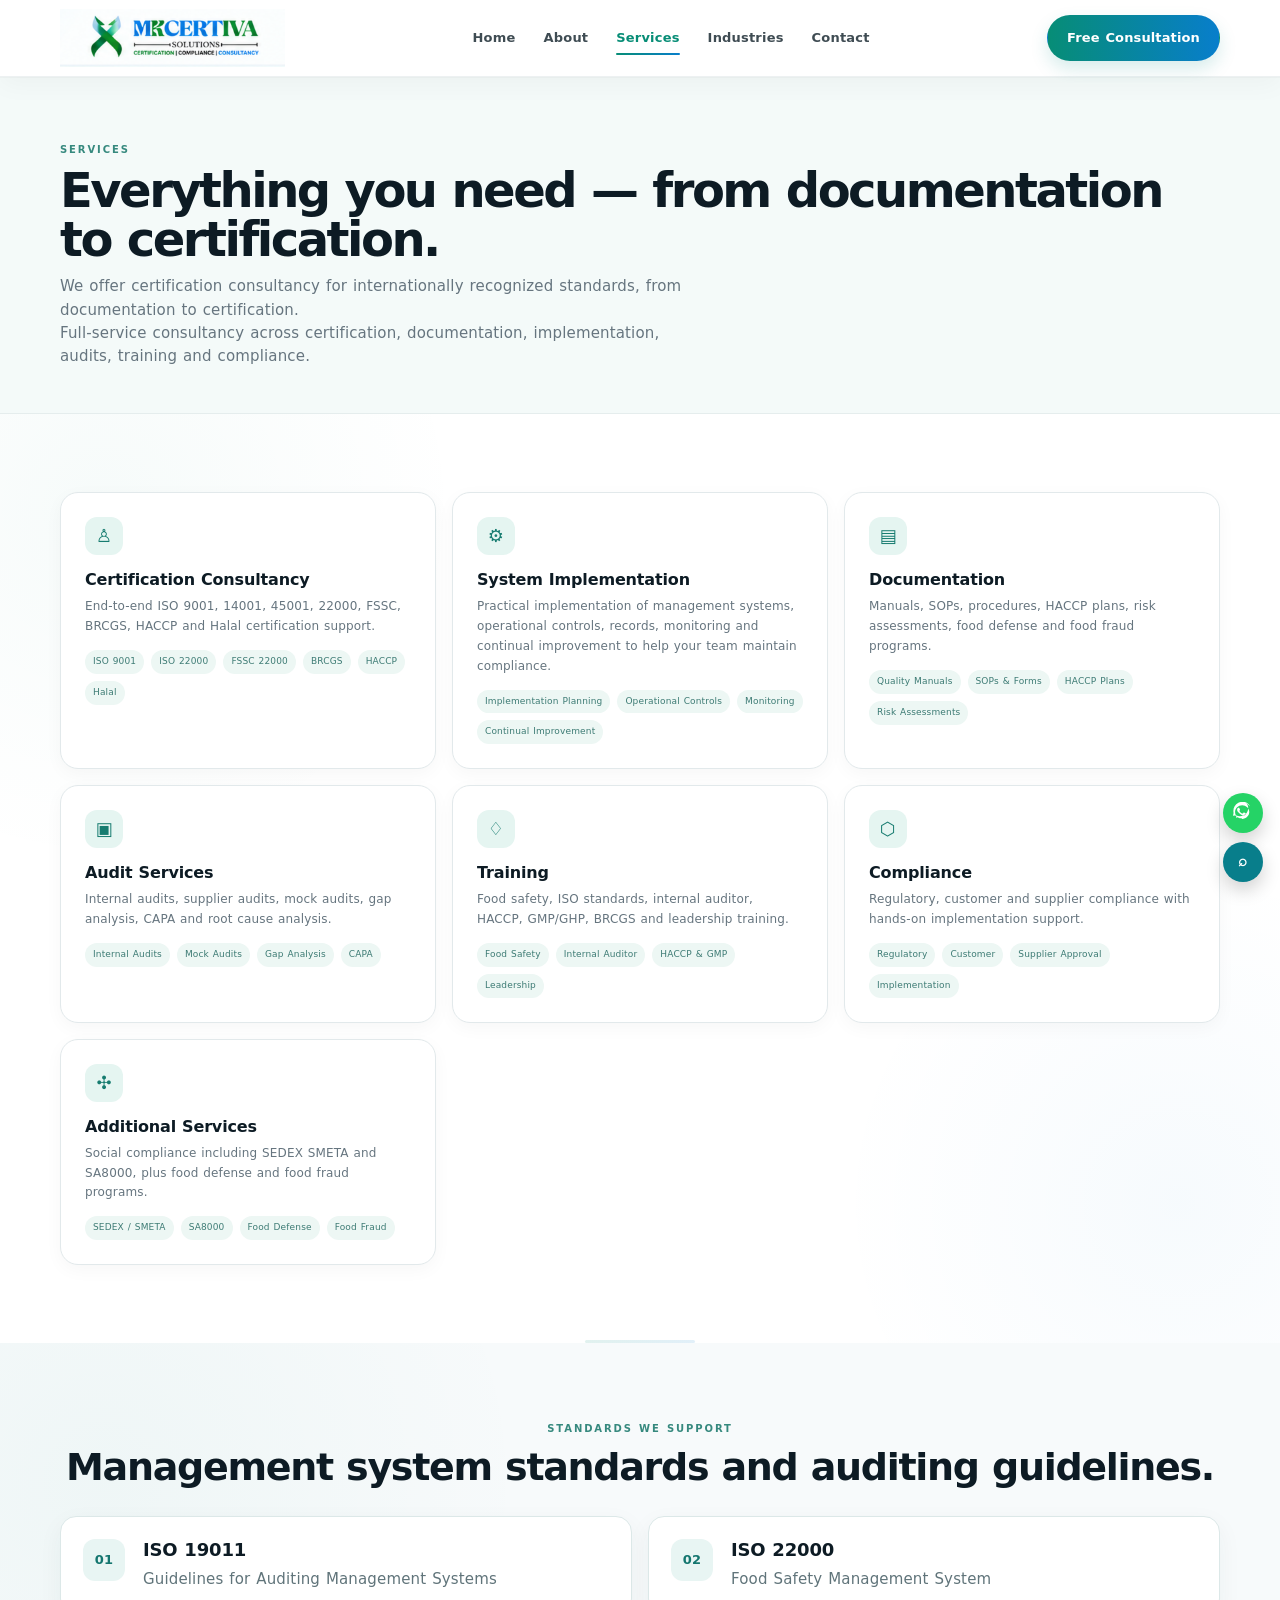
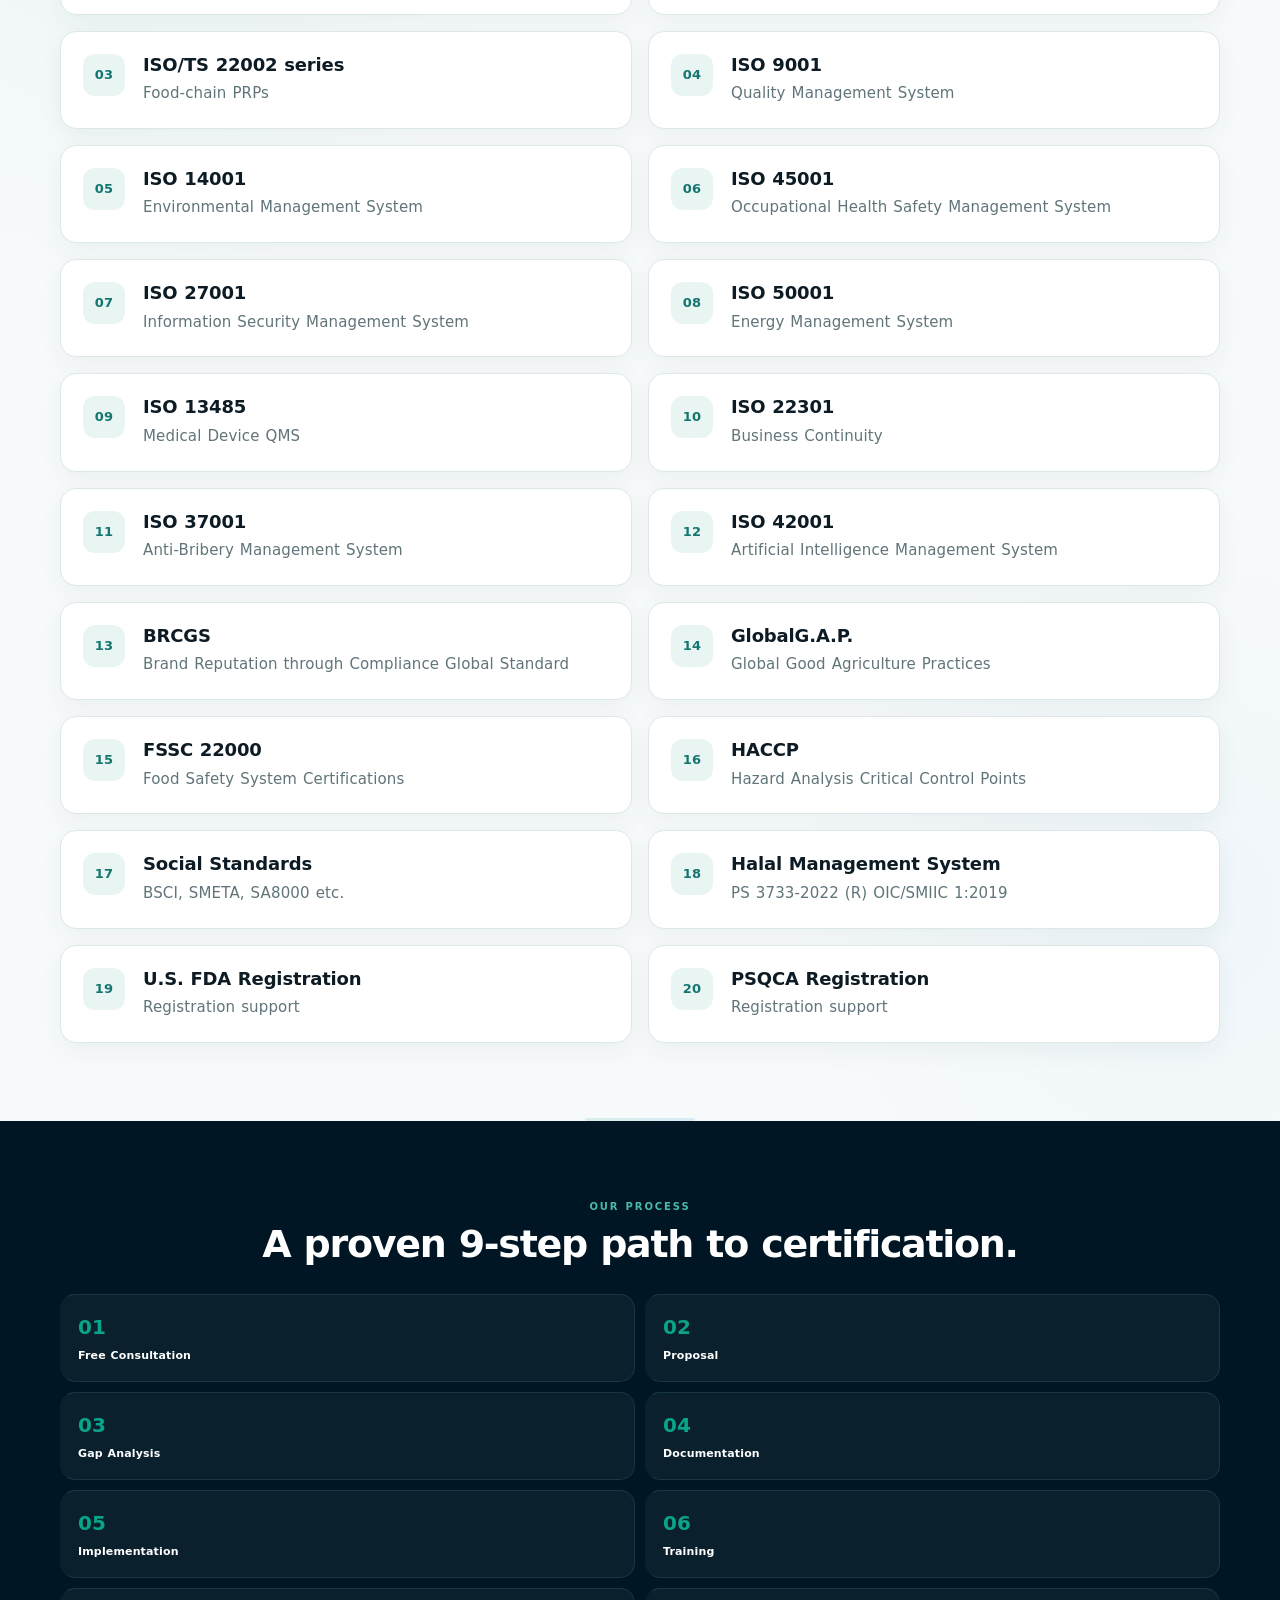
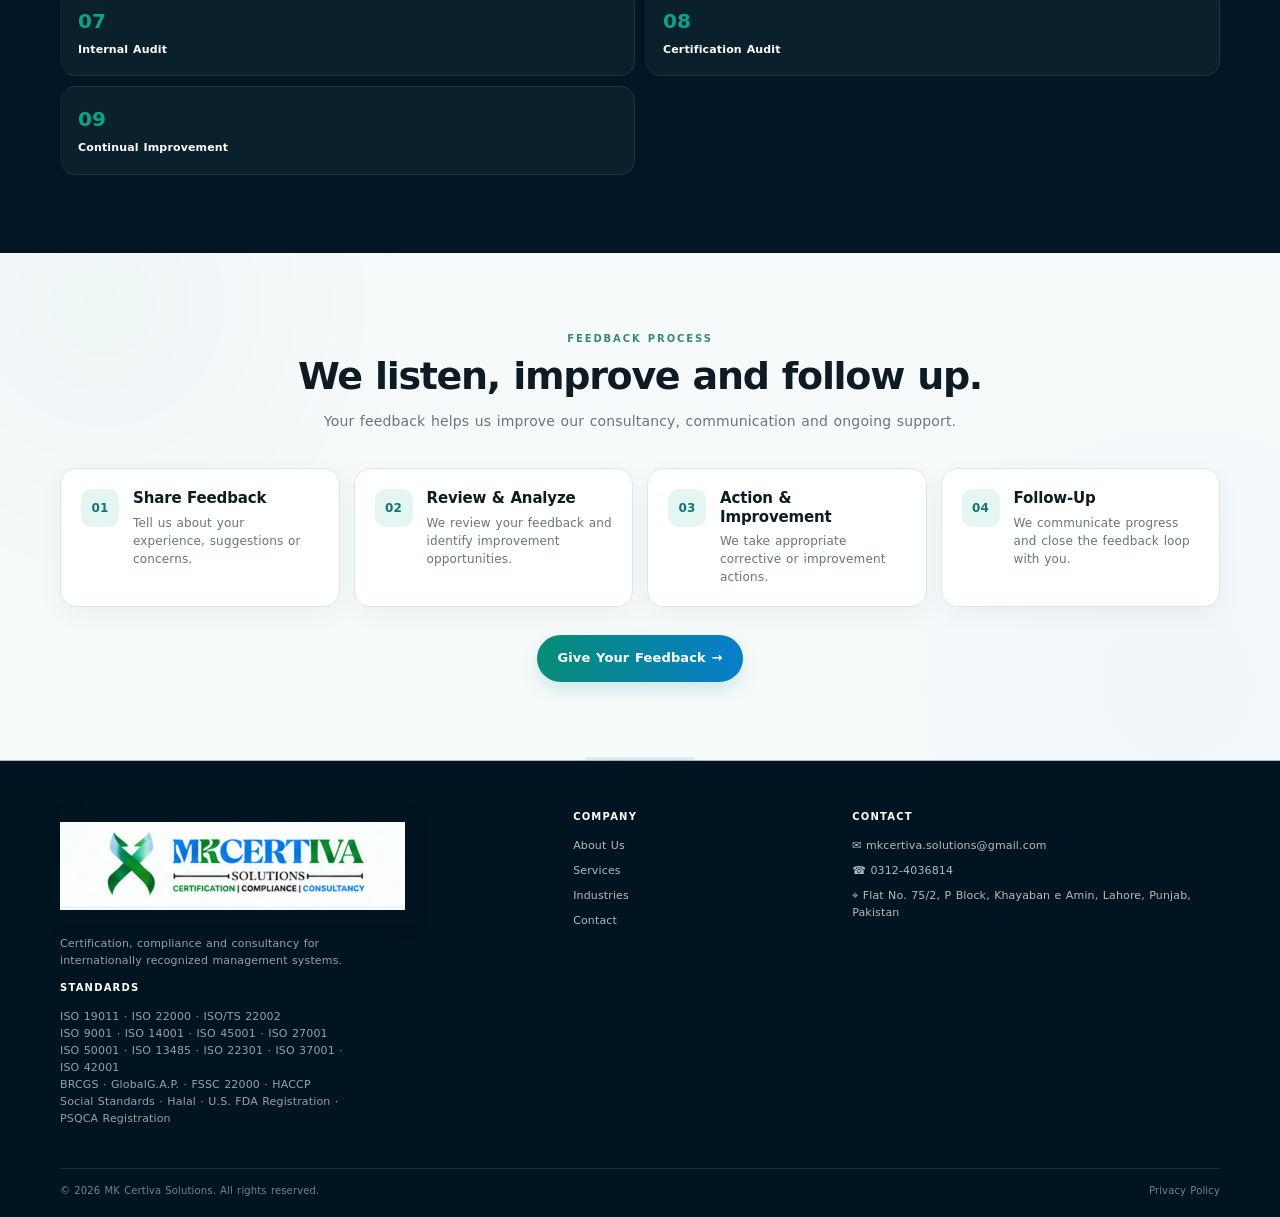
<file: services.html>
<!doctype html>
<html lang="en">
<head>
<meta charset="utf-8">
<meta name="viewport" content="width=device-width, initial-scale=1">
<meta name="description" content="MK Certiva Solutions — certification, compliance and consultancy.">
<title>Services | MK Certiva Solutions</title>
<link rel="stylesheet" href="styles.css">
<link rel="icon" type="image/jpeg" href="assets/favicon.png">
</head>
<body>
<header class="header">
  <div class="container nav">
    <a class="logo" href="index.html"><img src="assets/logo.png" alt="MK Certiva Solutions"></a>
    <nav class="navlinks"><a class="" href="index.html">Home</a><a class="" href="about.html">About</a><a class="active" href="services.html">Services</a><a class="" href="industries.html">Industries</a><a class="" href="contact.html">Contact</a></nav>
    <a class="btn btn-primary" href="contact.html">Free Consultation</a>
    <button class="menu" aria-label="Open navigation" aria-expanded="false" onclick="const n=document.querySelector('.navlinks'); const o=n.classList.toggle('open'); this.setAttribute('aria-expanded',o)">☰</button>
  </div>
</header>

<main>
<section class="page-hero"><div class="container"><div class="kicker" style="text-align:left">Services</div><h1>Everything you need — from documentation to certification.</h1><p>We offer certification consultancy for internationally recognized standards, from documentation to certification.</p><p>Full-service consultancy across certification, documentation, implementation, audits, training and compliance.</p></div></section>
<section class="section"><div class="container">
<div class="cards">
<div class="card"><div class="icon">♙</div><h3>Certification Consultancy</h3><p>End-to-end ISO 9001, 14001, 45001, 22000, FSSC, BRCGS, HACCP and Halal certification support.</p><div class="tags"><span class="tag">ISO 9001</span><span class="tag">ISO 22000</span><span class="tag">FSSC 22000</span><span class="tag">BRCGS</span><span class="tag">HACCP</span><span class="tag">Halal</span></div></div>
<div class="card"><div class="icon">⚙</div><h3>System Implementation</h3><p>Practical implementation of management systems, operational controls, records, monitoring and continual improvement to help your team maintain compliance.</p><div class="tags"><span class="tag">Implementation Planning</span><span class="tag">Operational Controls</span><span class="tag">Monitoring</span><span class="tag">Continual Improvement</span></div></div>
<div class="card"><div class="icon">▤</div><h3>Documentation</h3><p>Manuals, SOPs, procedures, HACCP plans, risk assessments, food defense and food fraud programs.</p><div class="tags"><span class="tag">Quality Manuals</span><span class="tag">SOPs &amp; Forms</span><span class="tag">HACCP Plans</span><span class="tag">Risk Assessments</span></div></div>
<div class="card"><div class="icon">▣</div><h3>Audit Services</h3><p>Internal audits, supplier audits, mock audits, gap analysis, CAPA and root cause analysis.</p><div class="tags"><span class="tag">Internal Audits</span><span class="tag">Mock Audits</span><span class="tag">Gap Analysis</span><span class="tag">CAPA</span></div></div>
<div class="card"><div class="icon">♢</div><h3>Training</h3><p>Food safety, ISO standards, internal auditor, HACCP, GMP/GHP, BRCGS and leadership training.</p><div class="tags"><span class="tag">Food Safety</span><span class="tag">Internal Auditor</span><span class="tag">HACCP &amp; GMP</span><span class="tag">Leadership</span></div></div>
<div class="card"><div class="icon">⬡</div><h3>Compliance</h3><p>Regulatory, customer and supplier compliance with hands-on implementation support.</p><div class="tags"><span class="tag">Regulatory</span><span class="tag">Customer</span><span class="tag">Supplier Approval</span><span class="tag">Implementation</span></div></div>
<div class="card"><div class="icon">✣</div><h3>Additional Services</h3><p>Social compliance including SEDEX SMETA and SA8000, plus food defense and food fraud programs.</p><div class="tags"><span class="tag">SEDEX / SMETA</span><span class="tag">SA8000</span><span class="tag">Food Defense</span><span class="tag">Food Fraud</span></div></div>
</div></div></section>
<section class="section standards-section"><div class="container">
<div class="kicker">Standards We Support</div><h2>Management system standards and auditing guidelines.</h2>
<div class="standards-list">
<div class="standard-item"><span class="standard-num">01</span><div><h3>ISO 19011</h3><p>Guidelines for Auditing Management Systems</p></div></div>
<div class="standard-item"><span class="standard-num">02</span><div><h3>ISO 22000</h3><p>Food Safety Management System</p></div></div>
<div class="standard-item"><span class="standard-num">03</span><div><h3>ISO/TS 22002 series</h3><p>Food-chain PRPs</p></div></div>
<div class="standard-item"><span class="standard-num">04</span><div><h3>ISO 9001</h3><p>Quality Management System</p></div></div>
<div class="standard-item"><span class="standard-num">05</span><div><h3>ISO 14001</h3><p>Environmental Management System</p></div></div>
<div class="standard-item"><span class="standard-num">06</span><div><h3>ISO 45001</h3><p>Occupational Health Safety Management System</p></div></div>
<div class="standard-item"><span class="standard-num">07</span><div><h3>ISO 27001</h3><p>Information Security Management System</p></div></div>
<div class="standard-item"><span class="standard-num">08</span><div><h3>ISO 50001</h3><p>Energy Management System</p></div></div>
<div class="standard-item"><span class="standard-num">09</span><div><h3>ISO 13485</h3><p>Medical Device QMS</p></div></div>
<div class="standard-item"><span class="standard-num">10</span><div><h3>ISO 22301</h3><p>Business Continuity</p></div></div>
<div class="standard-item"><span class="standard-num">11</span><div><h3>ISO 37001</h3><p>Anti-Bribery Management System</p></div></div>
<div class="standard-item"><span class="standard-num">12</span><div><h3>ISO 42001</h3><p>Artificial Intelligence Management System</p></div></div>
<div class="standard-item"><span class="standard-num">13</span><div><h3>BRCGS</h3><p>Brand Reputation through Compliance Global Standard</p></div></div>
<div class="standard-item"><span class="standard-num">14</span><div><h3>GlobalG.A.P.</h3><p>Global Good Agriculture Practices</p></div></div>
<div class="standard-item"><span class="standard-num">15</span><div><h3>FSSC 22000</h3><p>Food Safety System Certifications</p></div></div>
<div class="standard-item"><span class="standard-num">16</span><div><h3>HACCP</h3><p>Hazard Analysis Critical Control Points</p></div></div>
<div class="standard-item"><span class="standard-num">17</span><div><h3>Social Standards</h3><p>BSCI, SMETA, SA8000 etc.</p></div></div>
<div class="standard-item"><span class="standard-num">18</span><div><h3>Halal Management System</h3><p>PS 3733-2022 (R) OIC/SMIIC 1:2019</p></div></div>
<div class="standard-item"><span class="standard-num">19</span><div><h3>U.S. FDA Registration</h3><p>Registration support</p></div></div>
<div class="standard-item"><span class="standard-num">20</span><div><h3>PSQCA Registration</h3><p>Registration support</p></div></div></div></div></section>
<section class="section dark"><div class="container"><div class="kicker">Our Process</div><h2>A proven 9-step path to certification.</h2><div class="process">
<div class="step"><span class="num">01</span><span class="label">Free Consultation</span></div><div class="step"><span class="num">02</span><span class="label">Proposal</span></div><div class="step"><span class="num">03</span><span class="label">Gap Analysis</span></div><div class="step"><span class="num">04</span><span class="label">Documentation</span></div><div class="step"><span class="num">05</span><span class="label">Implementation</span></div><div class="step"><span class="num">06</span><span class="label">Training</span></div><div class="step"><span class="num">07</span><span class="label">Internal Audit</span></div><div class="step"><span class="num">08</span><span class="label">Certification Audit</span></div><div class="step"><span class="num">09</span><span class="label">Continual Improvement</span></div>
</div></div></section>
<section class="section feedback-section"><div class="container"><div class="kicker">Feedback Process</div><h2>We listen, improve and follow up.</h2><p class="section-intro">Your feedback helps us improve our consultancy, communication and ongoing support.</p><div class="feedback-grid">
<div class="feedback-item"><span class="feedback-num">01</span><div><h3>Share Feedback</h3><p>Tell us about your experience, suggestions or concerns.</p></div></div>
<div class="feedback-item"><span class="feedback-num">02</span><div><h3>Review &amp; Analyze</h3><p>We review your feedback and identify improvement opportunities.</p></div></div>
<div class="feedback-item"><span class="feedback-num">03</span><div><h3>Action &amp; Improvement</h3><p>We take appropriate corrective or improvement actions.</p></div></div>
<div class="feedback-item"><span class="feedback-num">04</span><div><h3>Follow-Up</h3><p>We communicate progress and close the feedback loop with you.</p></div></div>
</div><div style="text-align:center;margin-top:28px"><a class="btn btn-primary" href="contact.html#feedback">Give Your Feedback →</a></div></div></section>
</main>

<div class="floating">
  <a class="float-btn wa" href="https://wa.me/923124036814" aria-label="Chat with us on WhatsApp"><img src="assets/whatsapp.svg" alt="WhatsApp"></a>
  <a class="float-btn phone" href="tel:+923124036814" aria-label="Call">⌕</a>
</div>
<footer class="footer">
  <div class="container footer-grid">
    <div>
      <a class="logo" href="index.html"><img src="assets/logo.png" alt="MK Certiva Solutions"></a>
      <p>Certification, compliance and consultancy for internationally recognized management systems.</p>
      <h4>Standards</h4>
      <p>ISO 19011 · ISO 22000 · ISO/TS 22002<br>ISO 9001 · ISO 14001 · ISO 45001 · ISO 27001<br>ISO 50001 · ISO 13485 · ISO 22301 · ISO 37001 · ISO 42001<br>BRCGS · GlobalG.A.P. · FSSC 22000 · HACCP<br>Social Standards · Halal · U.S. FDA Registration · PSQCA Registration</p>
    </div>
    <div>
      <h4>Company</h4>
      <ul><li><a href="about.html">About Us</a></li><li><a href="services.html">Services</a></li><li><a href="industries.html">Industries</a></li><li><a href="contact.html">Contact</a></li></ul>
    </div>
    <div>
      <h4>Contact</h4>
      <ul>
        <li>✉ <a href="mailto:mkcertiva.solutions@gmail.com">mkcertiva.solutions@gmail.com</a></li>
        <li>☎ 0312-4036814</li>
        <li>⌖ Flat No. 75/2, P Block, Khayaban e Amin, Lahore, Punjab, Pakistan</li>
      </ul>
    </div>
  </div>
  <div class="container footer-bottom"><span>© 2026 MK Certiva Solutions. All rights reserved.</span><span>Privacy Policy</span></div>
</footer>
<script>
document.querySelectorAll('.navlinks a').forEach(a=>a.addEventListener('click',()=>document.querySelector('.navlinks').classList.remove('open')));
</script>
</body></html>
</file>
<file: styles.css>
:root{
  --navy:#001624;
  --navy-2:#071f2d;
  --teal:#078d76;
  --teal-2:#0a7f74;
  --blue:#087ecb;
  --ink:#0d1b24;
  --muted:#66757f;
  --line:#e2e9eb;
  --soft:#f6faf9;
  --white:#fff;
  --shadow:0 10px 28px rgba(0,24,36,.07);
  --radius:18px;
}
*{box-sizing:border-box}
html{scroll-behavior:smooth}
body{margin:0;font-family:Inter,ui-sans-serif,system-ui,-apple-system,BlinkMacSystemFont,"Segoe UI",sans-serif;color:var(--ink);background:#fff;line-height:1.55}
a{color:inherit;text-decoration:none}
.container{width:min(1160px,calc(100% - 32px));margin:auto}
.header{position:sticky;top:0;z-index:50;background:rgba(255,255,255,.96);backdrop-filter:blur(10px);border-bottom:1px solid #edf1f2}
.nav{height:72px;display:flex;align-items:center;justify-content:space-between;gap:24px}
.logo{display:flex;align-items:center;min-width:155px}
.logo img{width:145px;height:auto;display:block;object-fit:contain}
.navlinks{display:flex;align-items:center;gap:28px;font-size:13px;color:#3f4c53}
.navlinks a:hover,.navlinks a.active{color:var(--teal)}
.btn{display:inline-flex;align-items:center;justify-content:center;gap:8px;padding:12px 19px;border-radius:999px;font-weight:700;font-size:13px;border:1px solid transparent;cursor:pointer}
.btn-primary{color:#fff;background:linear-gradient(90deg,var(--teal),var(--blue));box-shadow:0 8px 18px rgba(0,137,131,.16)}
.btn-outline{border-color:#bdd4d6;color:#236d70;background:#fff}
.btn-light{background:#fff;color:#27706e}
.menu{display:none;border:0;background:none;font-size:25px}
.hero{background:linear-gradient(180deg,#eef9f7 0,#f7fcfb 58%,#eef9ff 100%);position:relative;overflow:hidden}
.hero:before{content:"";position:absolute;inset:0;background-image:linear-gradient(rgba(7,141,118,.035) 1px,transparent 1px),linear-gradient(90deg,rgba(7,141,118,.035) 1px,transparent 1px);background-size:42px 42px;pointer-events:none}
.hero-grid{position:relative;display:grid;grid-template-columns:1fr .95fr;gap:55px;align-items:center;padding:72px 0 62px}
.hero-grid--single{grid-template-columns:1fr}
.hero-grid--single>div{max-width:760px}
.eyebrow{display:inline-flex;align-items:center;gap:7px;color:#237d73;background:#e5f5f1;border:1px solid #cce9e3;padding:7px 11px;border-radius:999px;font-size:11px;font-weight:700;letter-spacing:.2px}
h1{font-size:clamp(40px,5.2vw,68px);line-height:1.04;letter-spacing:-2.5px;margin:20px 0 18px}
h1 .accent{color:#087fbd}
.lead{font-size:16px;color:#63737b;max-width:650px}
.actions{display:flex;gap:12px;flex-wrap:wrap;margin:26px 0}
.stats{display:flex;gap:42px;margin-top:28px}
.stat strong{font-size:27px;color:#087e70;display:block}
.stat span{font-size:11px;color:#728088}
.hero-card{background:rgba(255,255,255,.85);border:1px solid #dbe8e8;border-radius:24px;padding:16px;box-shadow:var(--shadow)}
.cert-card{background:linear-gradient(115deg,#058c76,#0780c5);color:#fff;border-radius:18px;padding:24px;min-height:145px;position:relative}
.cert-card .tiny{font-size:10px;letter-spacing:1.4px;opacity:.8}
.cert-card h3{margin:4px 0 22px;font-size:17px}
.cert-meta{display:flex;justify-content:space-between;gap:30px;font-size:11px}
.progress-wrap{margin-top:16px;background:#fff;border:1px solid #e7eeee;border-radius:15px;padding:12px}
.progress{height:7px;border-radius:99px;background:#e7eeee;overflow:hidden}
.progress span{display:block;height:100%;width:96%;background:linear-gradient(90deg,#0a8c79,#087ecb)}
.badges{display:flex;gap:9px;margin-top:9px}
.badge{height:34px;flex:1;border:1px solid #e4eeee;border-radius:12px;background:#fff}
.standard-strip{border-top:1px solid #e7eded;border-bottom:1px solid #e7eded;background:#fff}
.standards{display:flex;align-items:center;justify-content:center;gap:18px;flex-wrap:wrap;padding:18px 0;font-size:11px;color:#617077}
.standards b{font-size:10px;color:#536169}
.section{padding:78px 0}
.section.alt{background:#f7fafb}
.section.dark{background:var(--navy);color:#fff}
.kicker{text-align:center;text-transform:uppercase;letter-spacing:1.8px;font-size:10px;font-weight:800;color:#36897e}
.section h2{text-align:center;font-size:38px;line-height:1.1;letter-spacing:-1.3px;margin:10px 0 12px}
.section-intro{text-align:center;color:var(--muted);max-width:720px;margin:0 auto 35px;font-size:14px}
.cards{display:grid;grid-template-columns:repeat(3,1fr);gap:16px}
.card{border:1px solid var(--line);border-radius:18px;padding:24px;background:#fff;box-shadow:0 5px 18px rgba(0,25,35,.035)}
.icon{width:38px;height:38px;border-radius:12px;background:#e5f5f1;color:#177c70;display:grid;place-items:center;font-size:18px;margin-bottom:15px}
.card h3{margin:0 0 7px;font-size:16px}
.card p{margin:0;color:var(--muted);font-size:12px}
.tags{display:flex;gap:7px;flex-wrap:wrap;margin-top:13px}
.tag{font-size:9px;color:#3d7b74;background:#edf7f4;border-radius:999px;padding:5px 8px}
.two-col{display:grid;grid-template-columns:1fr 1fr;gap:18px}
.value-card{min-height:125px}
.checks{border:2px solid #118a7b;border-radius:19px;padding:24px 25px;box-shadow:0 14px 30px rgba(0,128,115,.09);margin-top:28px}
.checks h3{font-size:12px;text-transform:uppercase;letter-spacing:1.6px;color:#287d73;margin:0 0 14px}
.checks li{list-style:none;margin:10px 0;color:#56656c;font-size:12px}
.checks li:before{content:"✓";display:inline-grid;place-items:center;width:17px;height:17px;border:1px solid #6cb3aa;border-radius:50%;color:#238274;margin-right:9px;font-size:10px}
.process{display:grid;grid-template-columns:1fr 1fr;gap:10px;margin-top:28px}
.step{background:#0a202d;border:1px solid #183644;border-radius:15px;padding:17px 15px}
.step .num{font-size:20px;font-weight:800;color:#0aa48a;display:block}
.step .label{font-size:11px;font-weight:600}
.industry-grid{display:grid;grid-template-columns:repeat(3,1fr);gap:10px}
.industry{border:1px solid var(--line);border-radius:17px;padding:18px;text-align:center;background:#fff}
.industry .icon{margin:0 auto 10px}
.industry h3{font-size:11px;margin:0}
.cta{border-radius:22px;background:linear-gradient(110deg,#078b76,#087fc8);color:#fff;padding:38px 34px;display:flex;justify-content:space-between;align-items:center;gap:25px}
.cta h2{text-align:left;color:#fff;margin:0 0 7px;font-size:29px}
.cta p{margin:0;color:#e7fbf7;font-size:13px}
.cta-actions{display:flex;gap:10px;flex-wrap:wrap}
.faq{max-width:950px;margin:auto}
.faq details{border:1px solid var(--line);border-radius:15px;margin:9px 0;background:#fff;overflow:hidden}
.faq summary{padding:16px 18px;cursor:pointer;font-weight:700;font-size:13px;list-style:none}
.faq summary::-webkit-details-marker{display:none}
.faq summary:after{content:"⌄";float:right;color:#78868d}
.faq p{padding:0 18px 17px;margin:0;color:var(--muted);font-size:12px}
.contact-grid{display:grid;grid-template-columns:.9fr 1.1fr;gap:16px}
.contact-stack{display:grid;gap:12px}
.contact-item{border:1px solid var(--line);border-radius:18px;padding:18px;background:#fff}
.contact-item .label{font-size:9px;text-transform:uppercase;letter-spacing:1.5px;color:#68777e;font-weight:800}
.contact-item p{font-size:12px;margin:4px 0 0;color:#324149}
.map{margin-top:12px;border-radius:18px;overflow:hidden;border:1px solid var(--line);height:245px;background:#eef4f4}
.map img{width:100%;height:100%;object-fit:cover}
.form{border:1px solid var(--line);border-radius:20px;padding:25px;background:#fff}
.form h3{margin:0;font-size:17px}
.form small{color:#7a878d}
.form-grid{display:grid;grid-template-columns:1fr 1fr;gap:12px;margin-top:18px}
.field{display:grid;gap:6px}
.field label{font-size:9px;text-transform:uppercase;letter-spacing:1.3px;color:#68777e}
.field input,.field textarea{width:100%;border:1px solid #e1e8ea;border-radius:12px;padding:12px;font:inherit;font-size:12px;outline:none;background:#fff}
.field input:focus,.field textarea:focus{border-color:#56a99e;box-shadow:0 0 0 3px #e6f5f2}
.field.full{grid-column:1/-1}
.field textarea{min-height:120px;resize:vertical}
.footer{background:#001521;color:#d9e4e7;padding:48px 0 18px}
.footer-grid{display:grid;grid-template-columns:1.4fr .7fr 1.1fr;gap:45px}
.footer .logo{background:#fff;border-radius:10px;width:max-content;padding:5px}
.footer .logo img{width:120px}
.footer p{font-size:11px;color:#91a4ab;max-width:300px}
.footer h4{font-size:10px;letter-spacing:1.2px;text-transform:uppercase;margin:0 0 13px;color:#fff}
.footer ul{list-style:none;padding:0;margin:0}
.footer li{font-size:11px;margin:8px 0;color:#aebdc2}
.footer-bottom{border-top:1px solid #1b303a;margin-top:30px;padding-top:14px;display:flex;justify-content:space-between;font-size:10px;color:#72858d}
.floating{position:fixed;right:17px;bottom:18px;z-index:60;display:grid;gap:9px}
.float-btn{width:40px;height:40px;border-radius:50%;display:grid;place-items:center;color:#fff;font-weight:800;box-shadow:0 8px 18px rgba(0,0,0,.18)}
.wa{background:#20c76b}.phone{background:#087e8b}
.page-hero{background:#f4faf9;padding:65px 0 45px;border-bottom:1px solid #e5eded}
.page-hero h1{font-size:48px;margin:8px 0 10px}
.page-hero p{max-width:650px;color:var(--muted);margin:0}
@media(max-width:900px){
  .navlinks{gap:15px}
  .hero-grid{grid-template-columns:1fr;gap:28px}
  .cards{grid-template-columns:1fr 1fr}
  .industry-grid{grid-template-columns:1fr 1fr}
  .footer-grid{grid-template-columns:1fr 1fr}
}
@media(max-width:680px){
  .container{width:min(100% - 28px,1160px)}
  .nav{height:62px}
  .navlinks{display:none}
  .menu{display:block}
  .nav .btn{display:none}
  .logo img{width:125px}
  .hero-grid{padding:42px 0 40px}
  h1{font-size:42px;letter-spacing:-1.8px}
  .lead{font-size:14px}
  .stats{gap:24px}
  .section{padding:55px 0}
  .section h2{font-size:31px}
  .cards,.two-col,.contact-grid,.footer-grid{grid-template-columns:1fr}
  .industry-grid{grid-template-columns:1fr 1fr}
  .process{grid-template-columns:1fr 1fr}
  .cta{display:block;padding:28px 22px}
  .cta-actions{margin-top:20px}
  .form-grid{grid-template-columns:1fr}
  .field.full{grid-column:auto}
  .page-hero h1{font-size:38px}
  .footer-bottom{display:block}
}

/* Enhanced visual polish */
:root{--glass:rgba(255,255,255,.72)}
body{font-size:15px;overflow-x:hidden}
.header{box-shadow:0 4px 22px rgba(0,25,35,.04)}
.nav{height:76px}
.logo img{width:155px;max-height:56px;object-fit:contain;filter:drop-shadow(0 3px 7px rgba(0,60,70,.10))}
.navlinks a{position:relative;padding:27px 0}
.navlinks a:after{content:"";position:absolute;left:0;right:0;bottom:18px;height:2px;border-radius:5px;background:linear-gradient(90deg,var(--teal),var(--blue));transform:scaleX(0);transition:.25s}
.navlinks a:hover:after,.navlinks a.active:after{transform:scaleX(1)}
.hero{min-height:650px}
.hero-grid{padding:88px 0 76px}
.hero-card{transform:translateY(4px);transition:transform .3s ease,box-shadow .3s ease}
.hero-card:hover{transform:translateY(-5px);box-shadow:0 22px 55px rgba(0,48,65,.13)}
.cert-card{box-shadow:inset 0 1px 0 rgba(255,255,255,.18)}
.card,.industry,.contact-item,.form,.faq details{transition:transform .25s ease,box-shadow .25s ease,border-color .25s ease}
.card:hover,.industry:hover,.contact-item:hover,.faq details:hover{transform:translateY(-4px);box-shadow:0 14px 30px rgba(0,35,48,.08);border-color:#cce2e2}
.industry:hover .icon,.card:hover .icon{transform:scale(1.06);background:#dff3ee}
.icon{transition:.25s}
.section{position:relative}
.section:not(.dark):after{content:"";position:absolute;left:50%;bottom:0;width:110px;height:3px;border-radius:99px;background:linear-gradient(90deg,var(--teal),var(--blue));opacity:.12;transform:translateX(-50%)}
.kicker{letter-spacing:2.2px}
.section h2{font-weight:800}
.process .step{transition:.25s;border-left:3px solid transparent}
.process .step:hover{transform:translateY(-3px);border-left-color:#0aa48a;background:#0d2634}
.cta{box-shadow:0 20px 50px rgba(0,100,120,.16);position:relative;overflow:hidden}
.cta:after{content:"";position:absolute;width:260px;height:260px;border-radius:50%;right:-110px;top:-130px;background:rgba(255,255,255,.08)}
.btn{transition:transform .2s ease,box-shadow .2s ease}
.btn:hover{transform:translateY(-2px);box-shadow:0 10px 22px rgba(0,100,120,.14)}
.footer .logo img{width:128px;max-height:48px;filter:none}
.footer .logo{box-shadow:0 5px 14px rgba(0,0,0,.12)}
.footer a:hover{color:#fff}
.floating .float-btn{transition:transform .2s ease}
.floating .float-btn:hover{transform:scale(1.08)}
@media(max-width:680px){
  .nav{height:64px}
  .logo img{width:132px;max-height:50px}
  .navlinks.open{display:flex;position:absolute;left:12px;right:12px;top:70px;padding:12px 16px;background:#fff;border:1px solid var(--line);border-radius:16px;box-shadow:0 16px 35px rgba(0,25,35,.12);flex-direction:column;align-items:stretch;gap:0}
  .navlinks.open a{padding:12px 4px;border-bottom:1px solid #eef2f3}
  .navlinks.open a:last-child{border-bottom:0}
  .navlinks.open a:after{display:none}
  .hero{min-height:auto}
  .hero-grid{padding:48px 0 44px}
}


/* =========================================================
   MK CERTIVA ENHANCEMENT LAYER
   Visual polish, accessibility, responsive navigation & UX
   ========================================================= */
body{overflow-x:hidden}
::selection{background:#0b8d7a;color:#fff}
.header{box-shadow:0 2px 18px rgba(0,24,36,.045)}
.nav{min-height:74px}
.logo{height:68px;width:82px;overflow:visible;flex-shrink:0}
.logo img{
  width:78px;height:78px;max-width:none;object-fit:contain;
  display:block;filter:drop-shadow(0 5px 8px rgba(0,45,55,.08));
  transition:transform .25s ease,filter .25s ease;
}
.logo:hover img{transform:translateY(-1px) scale(1.03);filter:drop-shadow(0 8px 12px rgba(0,45,55,.12))}
.navlinks a{position:relative;padding:8px 0;font-weight:600}
.navlinks a:after{content:"";position:absolute;left:0;right:0;bottom:1px;height:2px;border-radius:4px;background:linear-gradient(90deg,#078d76,#087ecb);transform:scaleX(0);transform-origin:center;transition:transform .2s ease}
.navlinks a:hover:after,.navlinks a.active:after{transform:scaleX(1)}
.btn{transition:transform .2s ease,box-shadow .2s ease,filter .2s ease}
.btn:hover{transform:translateY(-2px);filter:saturate(1.05)}
.btn-primary:hover{box-shadow:0 12px 25px rgba(0,126,171,.23)}
.hero{min-height:610px}
.hero-grid{padding-top:88px;padding-bottom:78px}
.hero-card{transform:translateY(0);transition:transform .35s ease,box-shadow .35s ease}
.hero-card:hover{transform:translateY(-5px);box-shadow:0 18px 45px rgba(0,38,50,.11)}
.cert-card{box-shadow:inset 0 1px 0 rgba(255,255,255,.22)}
.card,.industry,.contact-item,.form,.faq details{
  transition:transform .25s ease,box-shadow .25s ease,border-color .25s ease
}
.card:hover,.industry:hover,.contact-item:hover,.faq details:hover{
  transform:translateY(-4px);
  border-color:#b9ddd7;
  box-shadow:0 13px 30px rgba(0,45,55,.08)
}
.icon{transition:transform .25s ease,background .25s ease}
.card:hover .icon,.industry:hover .icon{transform:scale(1.07) rotate(-2deg);background:#dff4ef}
.section{position:relative}
.section:not(.dark):before{content:"";position:absolute;inset:0;pointer-events:none;background:radial-gradient(circle at 8% 10%,rgba(10,141,118,.035),transparent 25%),radial-gradient(circle at 92% 85%,rgba(8,126,203,.035),transparent 24%)}
.section>*{position:relative}
.dark .kicker{color:#48bba8}
.dark .section-intro{color:#a9bcc2}
.process .step{transition:transform .25s ease,border-color .25s ease,background .25s ease}
.process .step:hover{transform:translateY(-3px);border-color:#1d5c6b;background:#0d2634}
.step .label{display:block;margin-top:4px}
.industry{min-height:132px;display:flex;flex-direction:column;justify-content:center}
.cta{box-shadow:0 18px 42px rgba(0,103,126,.17);position:relative;overflow:hidden}
.cta:after{content:"";position:absolute;width:280px;height:280px;border-radius:50%;right:-90px;top:-140px;background:rgba(255,255,255,.09);pointer-events:none}
.form .btn{width:100%;border:0}
.field input::placeholder,.field textarea::placeholder{color:#a0adb2}
.faq details[open]{border-color:#b7dcd6;box-shadow:0 9px 24px rgba(0,45,55,.06)}
.footer{position:relative}
.footer .logo{height:86px;width:105px;padding:0;background:#fff;border-radius:14px;overflow:hidden}
.footer .logo img{width:102px;height:102px}
.footer a:hover{color:#fff}
.floating .float-btn{transition:transform .2s ease,box-shadow .2s ease}
.floating .float-btn:hover{transform:translateY(-3px) scale(1.04);box-shadow:0 12px 24px rgba(0,0,0,.22)}
.menu{color:#0b6f6c;border-radius:10px;padding:8px 10px}
.navlinks.open{
  display:flex;position:absolute;left:14px;right:14px;top:68px;
  flex-direction:column;align-items:stretch;gap:0;padding:10px;
  background:#fff;border:1px solid #dce7e8;border-radius:16px;
  box-shadow:0 18px 40px rgba(0,25,35,.13)
}
.navlinks.open a{padding:12px 13px;border-radius:10px}
.navlinks.open a:hover{background:#f1f8f7}
@media(max-width:900px){
  .hero{min-height:auto}
  .hero-grid{padding-top:62px;padding-bottom:56px}
  .logo{width:75px}
  .logo img{width:72px;height:72px}
}
@media(max-width:680px){
  .nav{height:68px}
  .logo{height:60px;width:68px}
  .logo img{width:66px;height:66px}
  .hero-grid{padding-top:45px;padding-bottom:42px}
  .hero-card{margin-top:5px}
  .industry{min-height:118px;padding:14px 8px}
  .floating{right:13px;bottom:14px}
  .float-btn{width:42px;height:42px}
  .footer .logo{width:92px;height:78px}
  .footer .logo img{width:92px;height:92px}
}
@media(prefers-reduced-motion:reduce){
  *,*:before,*:after{scroll-behavior:auto!important;transition:none!important;animation:none!important}
}


/* =========================================================
   SUPPLIED HD MK CERTIVA LOGO
   ========================================================= */
.header .logo{
  width:92px;
  height:78px;
  min-width:92px;
  display:flex;
  align-items:center;
  justify-content:center;
  overflow:visible;
}
.header .logo img{
  width:86px;
  height:86px;
  max-width:none;
  max-height:none;
  object-fit:contain;
  display:block;
  filter:drop-shadow(0 4px 7px rgba(0,45,55,.10));
}
.footer .logo{
  width:178px;
  height:142px;
  padding:4px;
  display:flex;
  align-items:center;
  justify-content:center;
  background:#fff;
  border-radius:14px;
  overflow:hidden;
}
.footer .logo img{
  width:170px;
  height:170px;
  max-width:none;
  max-height:none;
  object-fit:contain;
  display:block;
  filter:none;
}
@media(max-width:900px){
  .header .logo{width:82px;height:72px;min-width:82px}
  .header .logo img{width:78px;height:78px}
}
@media(max-width:680px){
  .header .logo{width:76px;height:64px;min-width:76px}
  .header .logo img{width:70px;height:70px}
  .footer .logo{width:170px;height:136px}
  .footer .logo img{width:164px;height:164px}
}

/* Latest supplied horizontal MK Certiva logo */
.header .logo{
  width:235px;
  height:76px;
  min-width:235px;
  display:flex;
  align-items:center;
  justify-content:flex-start;
  overflow:visible;
  background:transparent;
  border-radius:0;
}
.header .logo img{
  width:225px;
  height:auto;
  max-width:none;
  max-height:none;
  object-fit:contain;
  display:block;
  filter:none;
}
.footer .logo{
  width:355px;
  height:115px;
  padding:0;
  display:flex;
  align-items:center;
  justify-content:flex-start;
  background:transparent;
  border-radius:0;
  overflow:visible;
}
.footer .logo img{
  width:345px;
  height:auto;
  max-width:none;
  max-height:none;
  object-fit:contain;
  display:block;
  filter:none;
}
@media(max-width:900px){
  .header .logo{width:190px;height:66px;min-width:190px}
  .header .logo img{width:182px}
  .footer .logo{width:290px;height:100px}
  .footer .logo img{width:280px}
}
@media(max-width:680px){
  .header .logo{width:150px;height:58px;min-width:150px}
  .header .logo img{width:145px}
  .footer .logo{width:250px;height:88px}
  .footer .logo img{width:240px}
}


/* Mission, Vision & Values cards */
.mvv-grid{display:grid;grid-template-columns:repeat(3,1fr);gap:18px;align-items:stretch}
.mvv-card{height:100%;padding:24px 22px;display:flex;flex-direction:column}
.mvv-card .icon{flex:0 0 auto}
.mvv-card h3{margin-top:16px;font-size:17px}
.mvv-card p{font-size:12px;line-height:1.65;color:var(--muted)}
@media(max-width:900px){.mvv-grid{grid-template-columns:1fr 1fr}}
@media(max-width:680px){.mvv-grid{grid-template-columns:1fr}.mvv-card{padding:22px 20px}.mvv-card p{font-size:12px;line-height:1.7}}

/* Standards list added to Services */
.standards-section{background:#f7fafb}
.standards-list{display:grid;grid-template-columns:repeat(2,minmax(0,1fr));gap:16px;margin-top:28px}
.standard-item{display:flex;align-items:flex-start;gap:18px;padding:22px;border:1px solid #dce8e8;border-radius:16px;background:#fff;box-shadow:0 8px 24px rgba(12,50,58,.05)}
.standard-num{flex:0 0 42px;height:42px;border-radius:12px;display:grid;place-items:center;background:#e8f5f3;color:#14766f;font-weight:800;font-size:13px}
.standard-item h3{margin:0 0 5px;font-size:18px}
.standard-item p{margin:0;color:#60747a;line-height:1.5}
@media(max-width:700px){.standards-list{grid-template-columns:1fr}}

/* Clean typography refresh — layout and content unchanged */
@import url('https://fonts.googleapis.com/css2?family=Manrope:wght@400;500;600;700;800&display=swap');

html{font-family:'Manrope',ui-sans-serif,system-ui,-apple-system,BlinkMacSystemFont,'Segoe UI',sans-serif}
body{font-family:'Manrope',ui-sans-serif,system-ui,-apple-system,BlinkMacSystemFont,'Segoe UI',sans-serif;letter-spacing:.01em;word-spacing:.055em;font-kerning:normal}
h1,h2,h3,h4,h5,h6,.navlinks,.btn,.eyebrow,.kicker,.standards,.stat strong,.standard-num,.step .num,.tag{font-family:'Manrope',ui-sans-serif,system-ui,-apple-system,BlinkMacSystemFont,'Segoe UI',sans-serif}
h1,h2,h3,h4,h5,h6{font-weight:800;word-spacing:.035em}
p,li{word-spacing:.065em}
.navlinks{letter-spacing:.015em;word-spacing:.08em}
.btn{letter-spacing:.01em;word-spacing:.08em}
.kicker{letter-spacing:1.9px;word-spacing:.08em}
.section-intro,.lead,.card p,.mvv-card p,.standard-item p{line-height:1.65}

/* Professional visual polish — content and layout intentionally unchanged */
:root{
  --shadow-soft:0 14px 38px rgba(0,24,36,.08);
  --shadow-card:0 10px 30px rgba(0,24,36,.055);
}
body{-webkit-font-smoothing:antialiased;text-rendering:optimizeLegibility}
.header{box-shadow:0 1px 0 rgba(0,24,36,.025),0 8px 24px rgba(0,24,36,.035)}
.navlinks a{transition:color .2s ease,transform .2s ease}
.navlinks a:hover{transform:translateY(-1px)}
.btn{transition:transform .2s ease,box-shadow .2s ease,background .2s ease}
.btn:hover{transform:translateY(-2px)}
.btn-primary:hover{box-shadow:0 12px 25px rgba(0,137,131,.22)}
.btn-outline:hover{box-shadow:0 8px 20px rgba(0,24,36,.08)}
.card,.mvv-card,.standard-item{transition:transform .22s ease,box-shadow .22s ease,border-color .22s ease}
.card:hover,.mvv-card:hover,.standard-item:hover{transform:translateY(-3px);box-shadow:var(--shadow-soft);border-color:#cfe1e2}
.section{scroll-margin-top:90px}
.kicker{font-weight:800;text-transform:uppercase}
h2{line-height:1.15;letter-spacing:-.7px}
h3{line-height:1.25;letter-spacing:-.15px}
p{color:#5f7078}
.footer{border-top:1px solid rgba(226,233,235,.75)}
@media(max-width:680px){
  h1{letter-spacing:-1.5px}
  h2{letter-spacing:-.45px}
  .navlinks{word-spacing:.045em}
}

/* WhatsApp chat logo */
.float-btn.wa{background:#25D366}
.float-btn.wa img{width:22px;height:22px;display:block;object-fit:contain}
@media(max-width:700px){.float-btn.wa img{width:23px;height:23px}}

/* WhatsApp contact card */
.whatsapp-contact{display:flex;align-items:center;gap:16px;text-decoration:none;color:inherit;cursor:pointer}
.whatsapp-contact-icon{width:48px;height:48px;flex:0 0 48px;border-radius:50%;display:grid;place-items:center;background:#e9f8f0}
.whatsapp-contact-icon img{width:29px;height:29px;display:block;object-fit:contain}
.whatsapp-contact-copy{min-width:0}
.whatsapp-contact-copy .label{margin:0}
.whatsapp-contact-copy p{font-size:16px;margin:4px 0 3px;color:#17364a}
.whatsapp-contact-copy span{font-size:12px;letter-spacing:.7px;color:#16804a;font-weight:700}
.whatsapp-contact:hover .whatsapp-contact-icon{transform:scale(1.06)}
@media(max-width:700px){.whatsapp-contact{gap:13px}.whatsapp-contact-icon{width:44px;height:44px;flex-basis:44px}.whatsapp-contact-icon img{width:27px;height:27px}}


/* Client feedback process */
.feedback-section{background:#f7fafb}
.feedback-grid{display:grid;grid-template-columns:repeat(4,1fr);gap:14px;margin-top:30px}
.feedback-item{display:flex;gap:14px;align-items:flex-start;padding:20px;border:1px solid #dce8e8;border-radius:16px;background:#fff;box-shadow:0 8px 24px rgba(12,50,58,.05);transition:transform .25s ease,box-shadow .25s ease,border-color .25s ease}
.feedback-item:hover{transform:translateY(-4px);box-shadow:0 14px 30px rgba(0,35,48,.08);border-color:#b9ddd7}
.feedback-num{flex:0 0 38px;height:38px;border-radius:11px;display:grid;place-items:center;background:#e5f5f1;color:#14766f;font-size:12px;font-weight:800}
.feedback-item h3{margin:0 0 6px;font-size:15px}
.feedback-item p{margin:0;color:#66757f;font-size:12px;line-height:1.5}
.feedback-form{max-width:900px;margin:28px auto 0}
.field select{width:100%;border:1px solid #e1e8ea;border-radius:12px;padding:12px;font:inherit;font-size:12px;outline:none;background:#fff;color:#324149}
.field select:focus{border-color:#56a99e;box-shadow:0 0 0 3px #e6f5f2}
@media(max-width:900px){.feedback-grid{grid-template-columns:1fr 1fr}}
@media(max-width:680px){.feedback-grid{grid-template-columns:1fr}}
</file>
